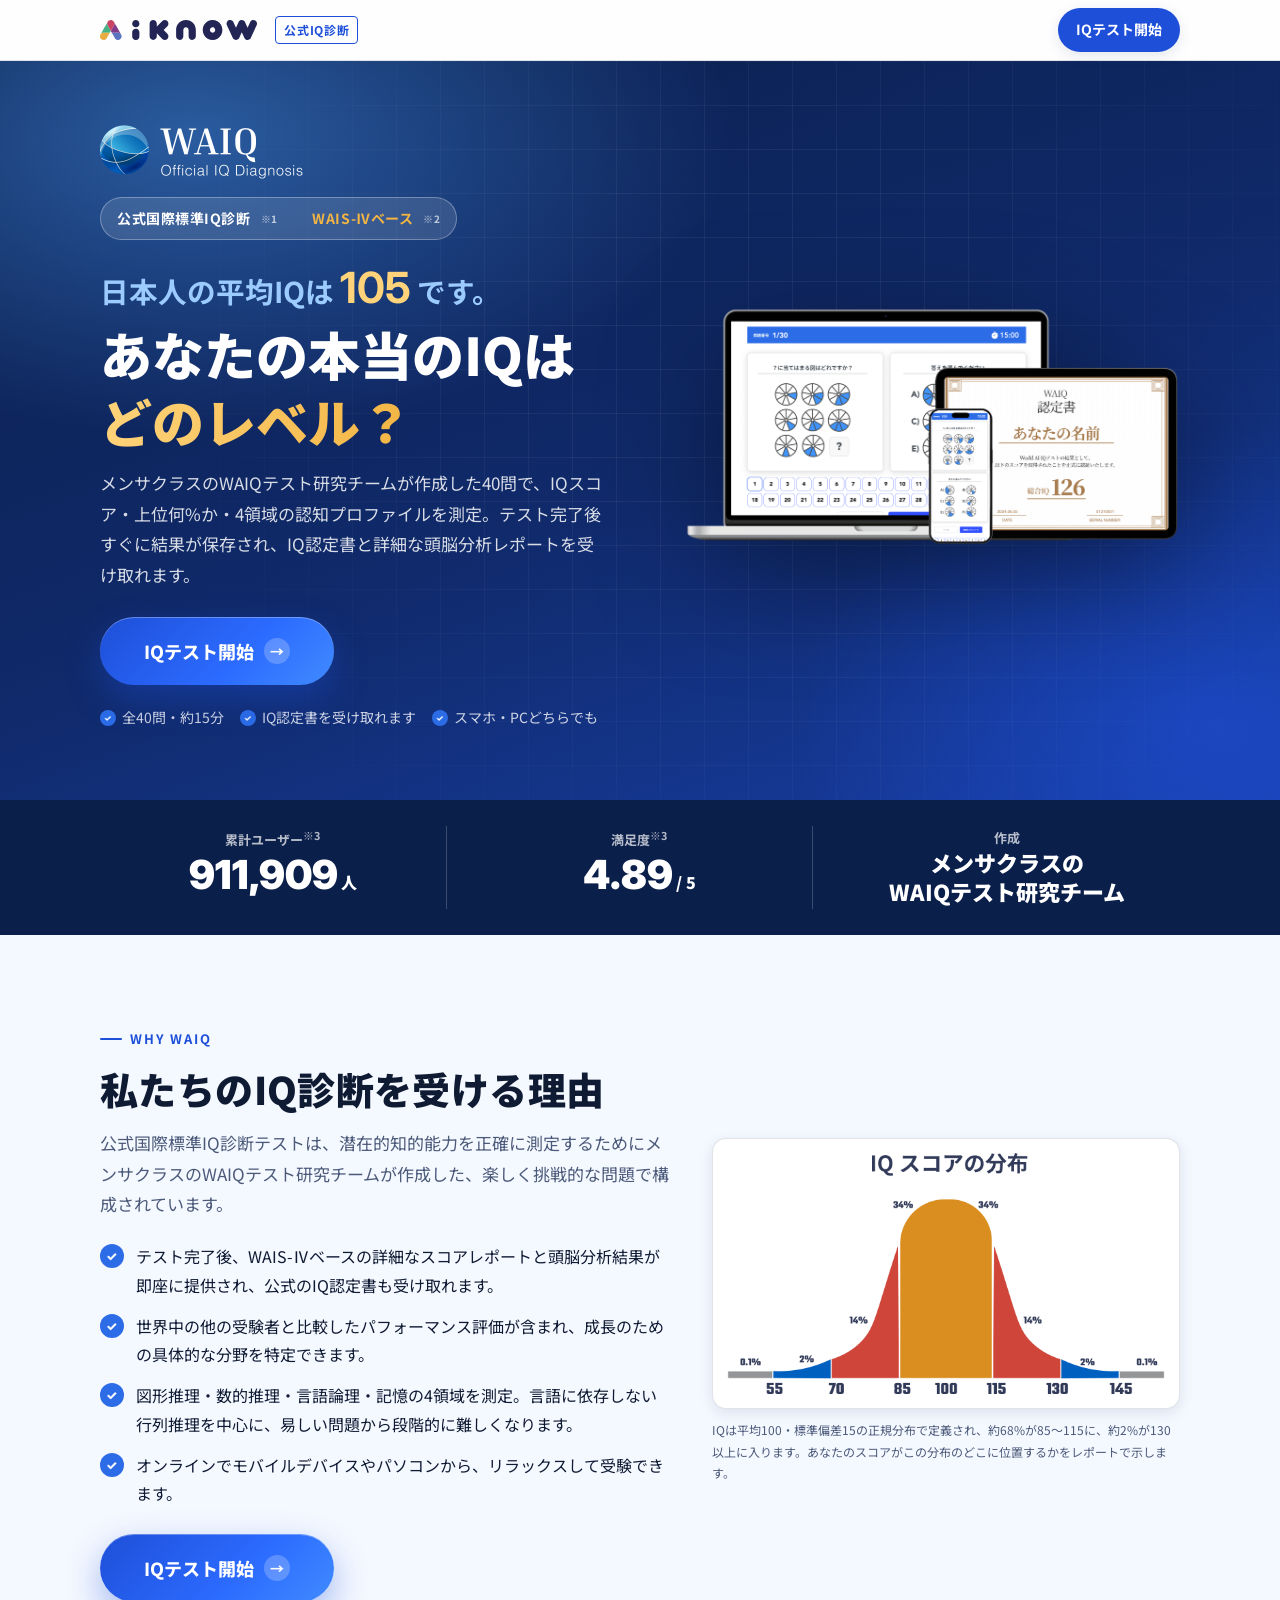
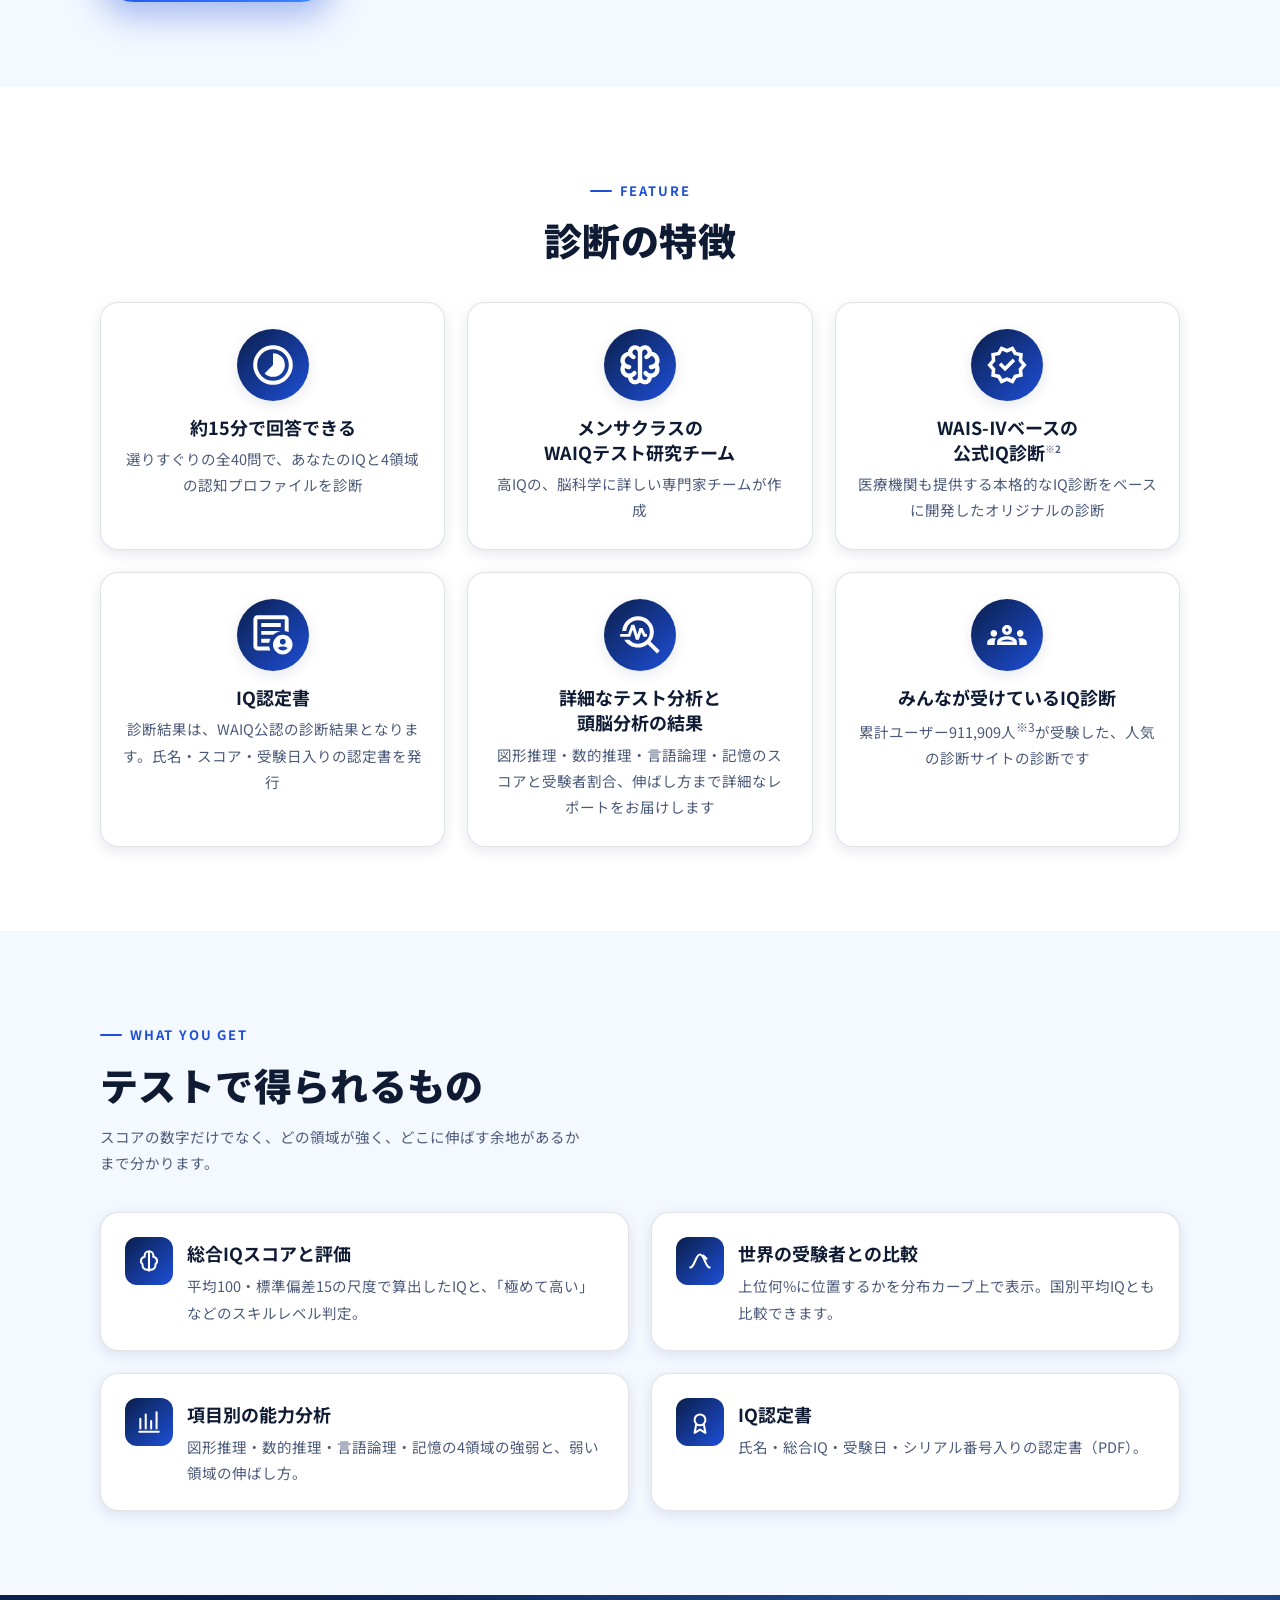
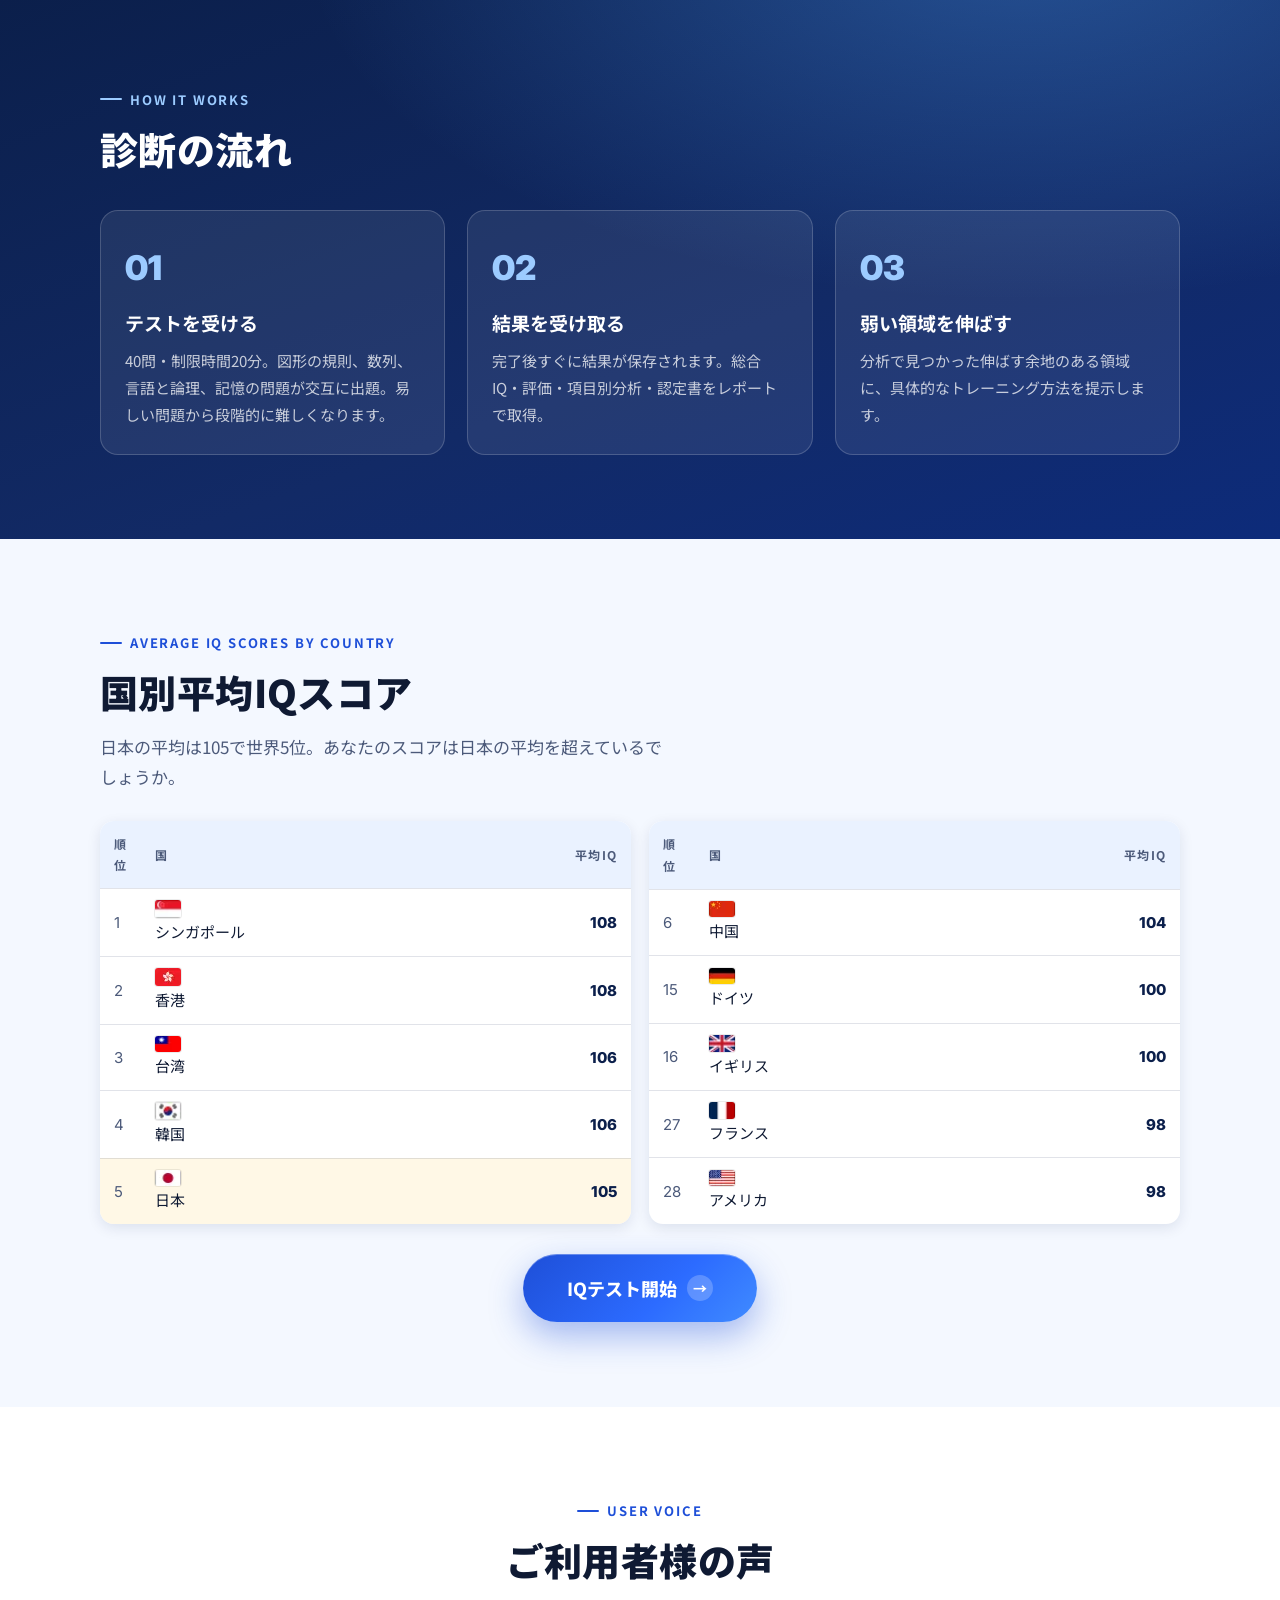
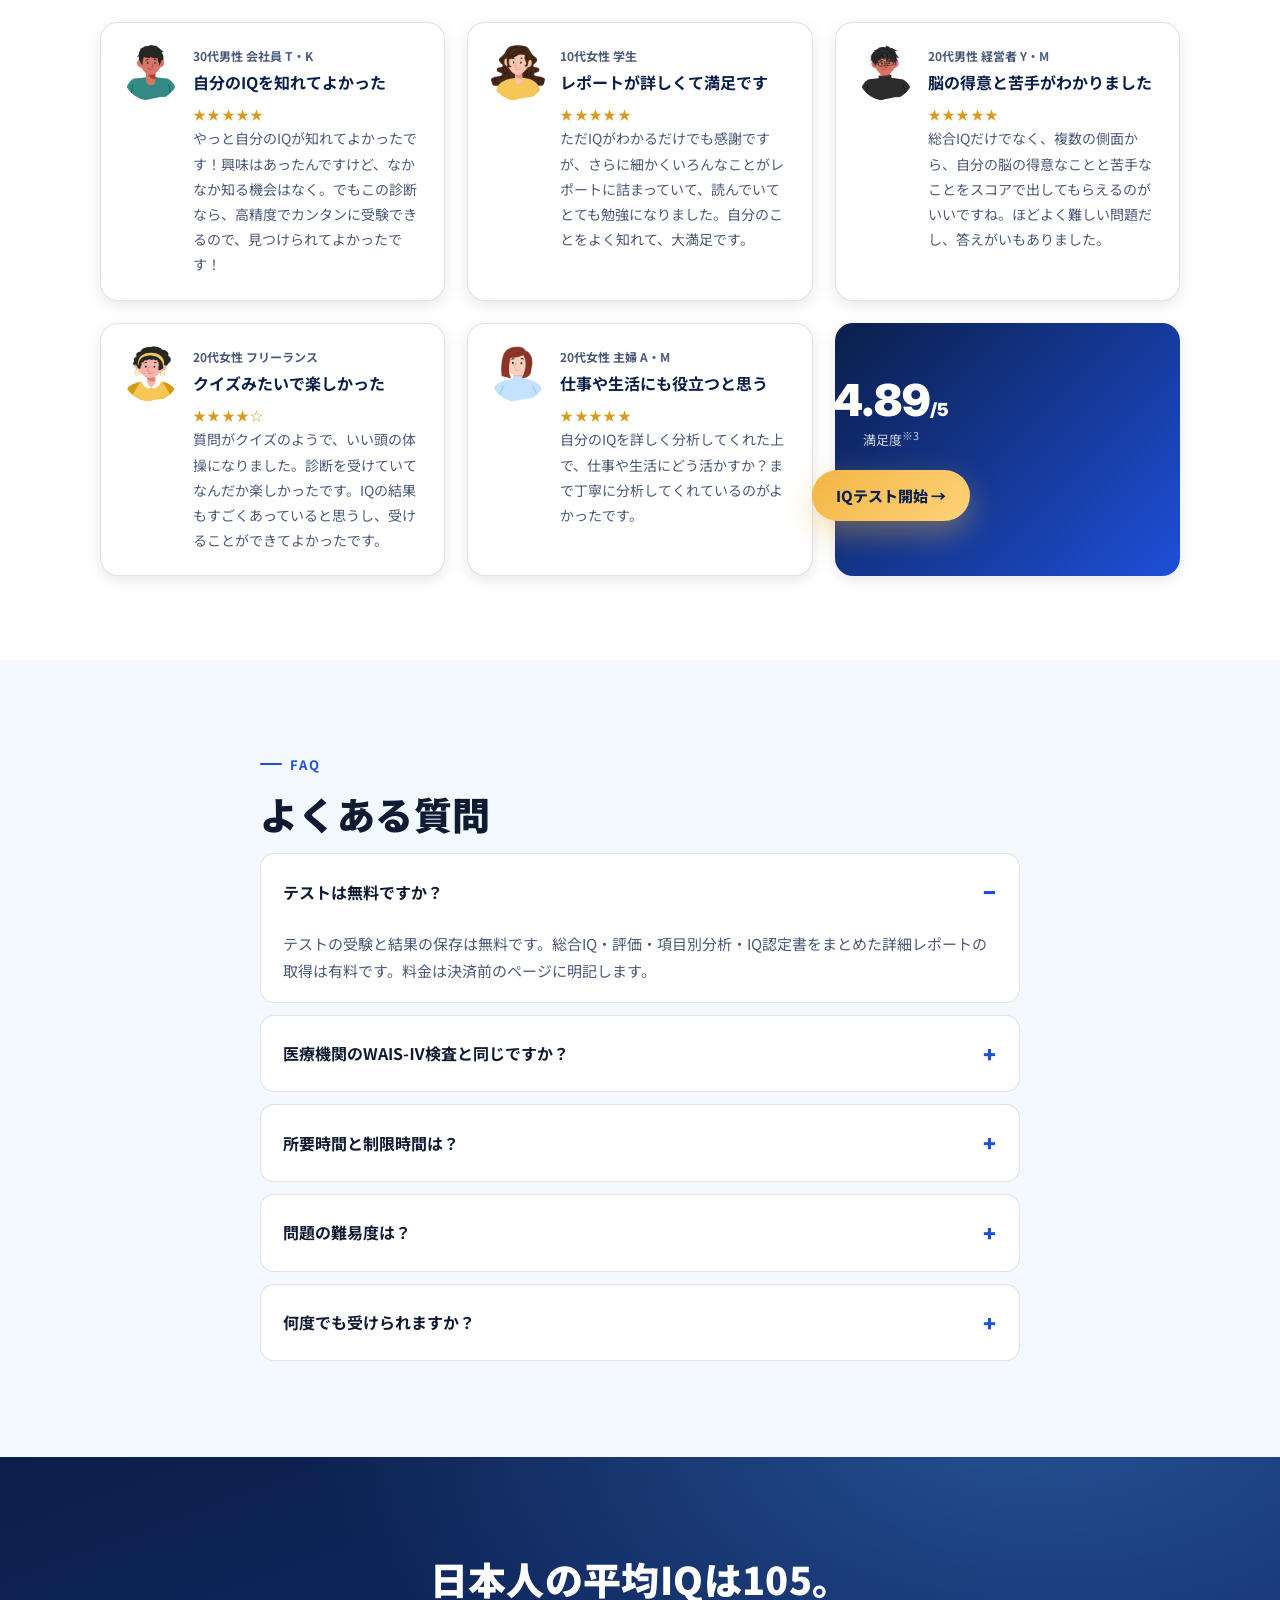
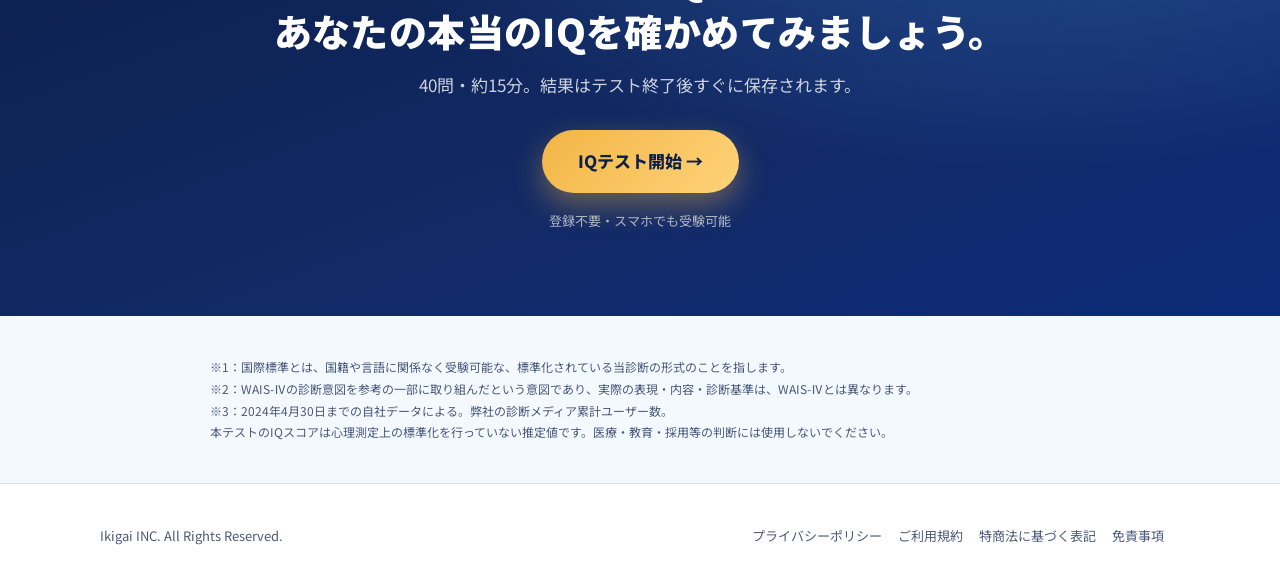
<file: index.html>
<!DOCTYPE html>
<html lang="ja">
<head>
<meta charset="UTF-8">
<meta name="viewport" content="width=device-width, initial-scale=1">
<title>公式IQテスト（WAIS-IVベース）｜認定書付き・IQスコアと認知プロファイルを測定 | AI-KNOW</title>
<meta name="description" content="メンサクラスのWAIQテスト研究チームが作成した公式国際標準IQ診断。図形推理・数的推理・言語論理・記憶の40問であなたのIQを測定し、IQ認定書と詳細な頭脳分析レポートを取得できます。">
<link rel="preconnect" href="https://fonts.googleapis.com"><link rel="preconnect" href="https://fonts.gstatic.com" crossorigin>
<link href="https://fonts.googleapis.com/css2?family=Inter:wght@500;700;800;900&family=Noto+Sans+JP:wght@400;500;700;900&display=swap" rel="stylesheet">
<link rel="stylesheet" href="style.css">
<style>
.hd .brand img{height:20px}
.hd .brand .off{font-size:12px;font-weight:700;color:var(--blue);border:1px solid var(--blue);padding:2px 8px;border-radius:4px;margin-left:8px}

/* hero */
.hero{position:relative;overflow:hidden;color:#fff;background:radial-gradient(900px 500px at 15% 10%,rgba(79,163,255,.45),transparent 60%),radial-gradient(700px 500px at 95% 90%,rgba(30,79,216,.6),transparent 60%),linear-gradient(160deg,#0B1F4B 0%,#102A6B 55%,#1E4FD8 140%)}
.hero::before{content:"";position:absolute;inset:0;background-image:linear-gradient(rgba(255,255,255,.06) 1px,transparent 1px),linear-gradient(90deg,rgba(255,255,255,.06) 1px,transparent 1px);background-size:44px 44px;mask-image:radial-gradient(circle at 60% 40%,#000 20%,transparent 75%)}
.hero .wrap{position:relative;display:grid;grid-template-columns:1.05fr .95fr;gap:36px;align-items:center;padding:56px 0 70px}
.hero .wrap>*{min-width:0}
.hero .waiq{height:62px;width:auto;margin-bottom:18px}
.hero .official{display:inline-flex;align-items:center;gap:10px;background:rgba(255,255,255,.12);border:1px solid rgba(255,255,255,.3);padding:8px 16px;border-radius:999px;font-size:14px;font-weight:700;letter-spacing:.04em}
.hero .official b{color:var(--gold)}
.hero .official sup{font-size:10px;color:rgba(255,255,255,.7)}
.hero h1{font-size:clamp(30px,4.6vw,52px);line-height:1.28;font-weight:900;margin:20px 0 14px}
.hero h1 .avg{display:block;font-size:.55em;font-weight:700;color:var(--sky-l);margin-bottom:6px}
.hero h1 .avg b{font-family:var(--num);font-size:1.5em;color:#FFD37A}
.hero h1 .hi{background:linear-gradient(90deg,#FFD37A,#F2B544);-webkit-background-clip:text;background-clip:text;color:transparent}
.hero p.sub{font-size:17px;color:rgba(255,255,255,.84);max-width:30em;margin-bottom:26px}
.hero .meta{display:flex;flex-wrap:wrap;gap:16px;margin-top:20px;font-size:14px;color:rgba(255,255,255,.8)}
.hero .meta span{display:flex;align-items:center;gap:6px}
.hero .meta img{width:16px;height:16px}
.hero .mock{width:100%;max-width:560px;margin-left:auto;filter:drop-shadow(0 30px 60px rgba(0,0,0,.45))}
@media(max-width:900px){.hero .wrap{grid-template-columns:1fr;padding:44px 0 56px}.hero .mock{margin:0 auto}}

/* proof bar */
.proof{background:var(--navy);color:#fff}
.proof .wrap{display:grid;grid-template-columns:1fr 1fr 1fr;gap:20px;padding:26px 0;text-align:center}
.proof div{border-right:1px solid rgba(255,255,255,.2)}
.proof div:last-child{border:0}
.proof small{display:block;font-size:13px;color:rgba(255,255,255,.7);font-weight:700}
.proof b{font-family:var(--num);font-size:40px;font-weight:900;line-height:1.15}
.proof b i{font-style:normal;font-size:16px;margin-left:3px;font-family:var(--font)}
@media(max-width:700px){.proof .wrap{grid-template-columns:1fr}.proof div{border:0;border-bottom:1px solid rgba(255,255,255,.2);padding-bottom:12px}}

/* why */
.why{display:grid;grid-template-columns:1.1fr .9fr;gap:40px;align-items:center}
.why .pts{display:grid;gap:12px;margin-top:22px}
.why .pts div{display:flex;gap:12px;align-items:flex-start;font-size:16px}
.why .pts img{width:24px;height:24px;flex:0 0 24px;margin-top:2px}
.why .dist img{width:100%;height:auto;border-radius:14px;background:#fff;padding:14px;border:1px solid var(--line);box-shadow:var(--shadow-s)}
@media(max-width:860px){.why{grid-template-columns:1fr}}

/* features */
.feat .card{padding:26px 22px;text-align:center}
.feat .card img{width:40px;height:40px;margin:0 auto}
.feat .card .ic{width:72px;height:72px;border-radius:50%;background:linear-gradient(135deg,var(--navy),var(--blue));display:grid;place-items:center;margin:0 auto 14px;box-shadow:var(--shadow-s)}
.feat h3{font-size:18px;margin-bottom:6px;line-height:1.4}
.feat h3 sup{font-size:10px;color:var(--sub)}
.feat p{color:var(--sub);font-size:14.5px}

/* what you get (myiq) */
.get .card{padding:24px;display:grid;grid-template-columns:48px 1fr;gap:14px;align-items:start}
.get .ic{width:48px;height:48px;border-radius:12px;background:linear-gradient(135deg,var(--navy),var(--blue));display:grid;place-items:center}
.get .ic svg{width:26px;height:26px}
.get h3{font-size:18px;margin-bottom:4px}
.get p{color:var(--sub);font-size:14.5px}

/* steps */
.steps{display:grid;grid-template-columns:repeat(3,1fr);gap:22px;margin-top:36px;counter-reset:s}
.steps div{background:rgba(255,255,255,.08);border:1px solid rgba(255,255,255,.18);border-radius:18px;padding:26px 24px}
.steps div::before{counter-increment:s;content:counter(s,decimal-leading-zero);font-family:var(--num);font-size:34px;font-weight:900;color:var(--sky-l);display:block;margin-bottom:8px}
.steps h3{font-size:19px;margin-bottom:6px}.steps p{color:rgba(255,255,255,.75);font-size:15px}
@media(max-width:800px){.steps{grid-template-columns:1fr}}

/* countries */
.ctry table{width:100%;border-collapse:collapse;font-size:15px;background:#fff;border-radius:14px;overflow:hidden;box-shadow:var(--shadow-s)}
.ctry th{font-size:12px;letter-spacing:.1em;color:var(--sub);text-align:left;padding:12px 14px;background:var(--ice);font-weight:700}
.ctry td{padding:11px 14px;border-top:1px solid var(--line)}
.ctry td.r{font-family:var(--num);color:var(--sub);width:40px}
.ctry td img{width:26px;height:auto;vertical-align:middle;margin-right:10px;border-radius:3px;box-shadow:0 0 0 1px rgba(0,0,0,.08)}
.ctry td.n{font-family:var(--num);font-weight:800;color:var(--navy);text-align:right}
.ctry tr.jp td{background:#FFF8E6}
.ctry .two{display:grid;grid-template-columns:1fr 1fr;gap:18px;margin-top:28px}
@media(max-width:700px){.ctry .two{grid-template-columns:1fr}}

/* voices */
.voice .card{padding:22px;display:grid;grid-template-columns:56px 1fr;gap:14px}
.voice img{width:56px;height:56px;border-radius:50%}
.voice .who{font-size:12px;color:var(--sub);font-weight:700}
.voice h3{font-size:16px;margin:2px 0 6px;color:var(--navy)}
.voice p{font-size:14px;color:var(--sub)}
.voice .stars{color:var(--gold-d);font-size:13px;letter-spacing:.1em}

/* faq */
.faq details{background:#fff;border:1px solid var(--line);border-radius:14px;padding:0 22px;margin-bottom:12px}
.faq summary{list-style:none;cursor:pointer;padding:18px 0;font-weight:700;display:flex;justify-content:space-between;align-items:center;gap:12px}
.faq summary::after{content:"+";font-family:var(--num);font-size:22px;color:var(--blue);font-weight:800}
.faq details[open] summary::after{content:"−"}
.faq details p{padding:0 0 18px;color:var(--sub);font-size:15px}

.notes{font-size:12px;color:var(--sub);line-height:1.8;max-width:860px}
.final{text-align:center}
.final h2{color:#fff}
.final .note{margin-top:16px;font-size:13px;color:rgba(255,255,255,.65)}
.mcta{display:none;position:fixed;left:0;right:0;bottom:0;padding:12px 16px;background:rgba(255,255,255,.92);backdrop-filter:blur(10px);border-top:1px solid var(--line);z-index:60}
.mcta .btn{width:100%;padding:16px;font-size:17px}
@media(max-width:700px){.mcta{display:block}body{padding-bottom:84px}}
</style>
</head>
<body>

<header class="hd">
  <div class="wrap">
    <a class="brand" href="index.html"><img src="assets/ai-know-logo.svg" alt="AI-KNOW"><span class="off">公式IQ診断</span></a>
    <a class="cta-s" href="quiz.html">IQテスト開始</a>
  </div>
</header>

<section class="hero">
  <div class="wrap">
    <div>
      <img class="waiq" src="assets/logo_iqtest.png" alt="WAIQ Official IQ Diagnosis">
      <span class="official">公式国際標準IQ診断<sup>※1</sup>　<b>WAIS-Ⅳベース</b><sup>※2</sup></span>
      <h1><span class="avg">日本人の平均IQは <b>105</b> です。</span>あなたの本当のIQは<br><span class="hi">どのレベル？</span></h1>
      <p class="sub">メンサクラスのWAIQテスト研究チームが作成した40問で、IQスコア・上位何%か・4領域の認知プロファイルを測定。テスト完了後すぐに結果が保存され、IQ認定書と詳細な頭脳分析レポートを受け取れます。</p>
      <a class="btn btn-primary" href="quiz.html">IQテスト開始 <span class="arr">→</span></a>
      <div class="meta"><span><img src="assets/check.svg" alt="">全40問・約15分</span><span><img src="assets/check.svg" alt="">IQ認定書を受け取れます</span><span><img src="assets/check.svg" alt="">スマホ・PCどちらでも</span></div>
    </div>
    <img class="mock" src="assets/image.png" alt="テスト画面と認定書のイメージ">
  </div>
</section>

<div class="proof"><div class="wrap">
  <div><small>累計ユーザー<sup>※3</sup></small><b>911,909<i>人</i></b></div>
  <div><small>満足度<sup>※3</sup></small><b>4.89<i>/ 5</i></b></div>
  <div><small>作成</small><b style="font-size:22px;font-family:var(--font)">メンサクラスの<br>WAIQテスト研究チーム</b></div>
</div></div>

<section class="sec">
  <div class="wrap why">
    <div>
      <span class="eyebrow">Why WAIQ</span>
      <h2 class="t">私たちのIQ診断を受ける理由</h2>
      <p class="lead">公式国際標準IQ診断テストは、潜在的知的能力を正確に測定するためにメンサクラスのWAIQテスト研究チームが作成した、楽しく挑戦的な問題で構成されています。</p>
      <div class="pts">
        <div><img src="assets/check.svg" alt=""><span>テスト完了後、WAIS-Ⅳベースの詳細なスコアレポートと頭脳分析結果が即座に提供され、公式のIQ認定書も受け取れます。</span></div>
        <div><img src="assets/check.svg" alt=""><span>世界中の他の受験者と比較したパフォーマンス評価が含まれ、成長のための具体的な分野を特定できます。</span></div>
        <div><img src="assets/check.svg" alt=""><span>図形推理・数的推理・言語論理・記憶の4領域を測定。言語に依存しない行列推理を中心に、易しい問題から段階的に難しくなります。</span></div>
        <div><img src="assets/check.svg" alt=""><span>オンラインでモバイルデバイスやパソコンから、リラックスして受験できます。</span></div>
      </div>
      <div style="margin-top:26px"><a class="btn btn-primary" href="quiz.html">IQテスト開始 <span class="arr">→</span></a></div>
    </div>
    <div class="dist"><img src="assets/graph.png" alt="IQスコアの分布"><p class="notes" style="margin-top:10px">IQは平均100・標準偏差15の正規分布で定義され、約68%が85〜115に、約2%が130以上に入ります。あなたのスコアがこの分布のどこに位置するかをレポートで示します。</p></div>
  </div>
</section>

<section class="sec sec-alt feat">
  <div class="wrap">
    <div style="text-align:center"><span class="eyebrow">Feature</span><h2 class="t">診断の特徴</h2></div>
    <div class="grid g3" style="margin-top:36px">
      <div class="card"><div class="ic"><img src="assets/feature1.svg" alt=""></div><h3>約15分で回答できる</h3><p>選りすぐりの全40問で、あなたのIQと4領域の認知プロファイルを診断</p></div>
      <div class="card"><div class="ic"><img src="assets/feature2.svg" alt=""></div><h3>メンサクラスの<br>WAIQテスト研究チーム</h3><p>高IQの、脳科学に詳しい専門家チームが作成</p></div>
      <div class="card"><div class="ic"><img src="assets/feature3.svg" alt=""></div><h3>WAIS-Ⅳベースの<br>公式IQ診断<sup>※2</sup></h3><p>医療機関も提供する本格的なIQ診断をベースに開発したオリジナルの診断</p></div>
      <div class="card"><div class="ic"><img src="assets/feature4.svg" alt=""></div><h3>IQ認定書</h3><p>診断結果は、WAIQ公認の診断結果となります。氏名・スコア・受験日入りの認定書を発行</p></div>
      <div class="card"><div class="ic"><img src="assets/feature5.svg" alt=""></div><h3>詳細なテスト分析と<br>頭脳分析の結果</h3><p>図形推理・数的推理・言語論理・記憶のスコアと受験者割合、伸ばし方まで詳細なレポートをお届けします</p></div>
      <div class="card"><div class="ic"><img src="assets/feature6.svg" alt=""></div><h3>みんなが受けているIQ診断</h3><p>累計ユーザー911,909人<sup>※3</sup>が受験した、人気の診断サイトの診断です</p></div>
    </div>
  </div>
</section>

<section class="sec get">
  <div class="wrap">
    <span class="eyebrow">What you get</span>
    <h2 class="t">テストで得られるもの</h2>
    <p class="lead">スコアの数字だけでなく、どの領域が強く、どこに伸ばす余地があるかまで分かります。</p>
    <div class="grid g2" style="margin-top:36px">
      <div class="card"><div class="ic"><svg viewBox="0 0 24 24" fill="none" stroke="#fff" stroke-width="1.9" stroke-linecap="round"><path d="M12 3a4 4 0 0 1 4 4v1a4 4 0 0 1 2 7v1a4 4 0 0 1-6 3.5A4 4 0 0 1 6 16v-1a4 4 0 0 1 2-7V7a4 4 0 0 1 4-4zM12 3v18"/></svg></div><div><h3>総合IQスコアと評価</h3><p>平均100・標準偏差15の尺度で算出したIQと、「極めて高い」などのスキルレベル判定。</p></div></div>
      <div class="card"><div class="ic"><svg viewBox="0 0 24 24" fill="none" stroke="#fff" stroke-width="1.9" stroke-linecap="round"><path d="M3 18c4 0 5-12 9-12s5 12 9 12M15 7l3 3"/></svg></div><div><h3>世界の受験者との比較</h3><p>上位何%に位置するかを分布カーブ上で表示。国別平均IQとも比較できます。</p></div></div>
      <div class="card"><div class="ic"><svg viewBox="0 0 24 24" fill="none" stroke="#fff" stroke-width="1.9" stroke-linecap="round"><path d="M4 18V9M9 18V5M14 18v-7M19 18V3M3 21h18"/></svg></div><div><h3>項目別の能力分析</h3><p>図形推理・数的推理・言語論理・記憶の4領域の強弱と、弱い領域の伸ばし方。</p></div></div>
      <div class="card"><div class="ic"><svg viewBox="0 0 24 24" fill="none" stroke="#fff" stroke-width="1.9" stroke-linecap="round" stroke-linejoin="round"><path d="M12 15a5 5 0 1 0 0-10 5 5 0 0 0 0 10zM8.5 14L7 22l5-3 5 3-1.5-8"/></svg></div><div><h3>IQ認定書</h3><p>氏名・総合IQ・受験日・シリアル番号入りの認定書（PDF）。</p></div></div>
    </div>
  </div>
</section>

<section class="sec sec-navy">
  <div class="wrap">
    <span class="eyebrow">How it works</span>
    <h2 class="t">診断の流れ</h2>
    <div class="steps">
      <div><h3>テストを受ける</h3><p>40問・制限時間20分。図形の規則、数列、言語と論理、記憶の問題が交互に出題。易しい問題から段階的に難しくなります。</p></div>
      <div><h3>結果を受け取る</h3><p>完了後すぐに結果が保存されます。総合IQ・評価・項目別分析・認定書をレポートで取得。</p></div>
      <div><h3>弱い領域を伸ばす</h3><p>分析で見つかった伸ばす余地のある領域に、具体的なトレーニング方法を提示します。</p></div>
    </div>
  </div>
</section>

<section class="sec ctry">
  <div class="wrap">
    <span class="eyebrow">Average IQ scores by country</span>
    <h2 class="t">国別平均IQスコア</h2>
    <p class="lead">日本の平均は105で世界5位。あなたのスコアは日本の平均を超えているでしょうか。</p>
    <div class="two">
      <table><tr><th>順位</th><th>国</th><th style="text-align:right">平均IQ</th></tr>
        <tr><td class="r">1</td><td><img src="assets/SG.webp" alt="">シンガポール</td><td class="n">108</td></tr>
        <tr><td class="r">2</td><td><img src="assets/HK.webp" alt="">香港</td><td class="n">108</td></tr>
        <tr><td class="r">3</td><td><img src="assets/TW.webp" alt="">台湾</td><td class="n">106</td></tr>
        <tr><td class="r">4</td><td><img src="assets/KR.webp" alt="">韓国</td><td class="n">106</td></tr>
        <tr class="jp"><td class="r">5</td><td><img src="assets/JP.webp" alt="">日本</td><td class="n">105</td></tr>
      </table>
      <table><tr><th>順位</th><th>国</th><th style="text-align:right">平均IQ</th></tr>
        <tr><td class="r">6</td><td><img src="assets/CN.webp" alt="">中国</td><td class="n">104</td></tr>
        <tr><td class="r">15</td><td><img src="assets/DE.webp" alt="">ドイツ</td><td class="n">100</td></tr>
        <tr><td class="r">16</td><td><img src="assets/GB.webp" alt="">イギリス</td><td class="n">100</td></tr>
        <tr><td class="r">27</td><td><img src="assets/FR.webp" alt="">フランス</td><td class="n">98</td></tr>
        <tr><td class="r">28</td><td><img src="assets/US.webp" alt="">アメリカ</td><td class="n">98</td></tr>
      </table>
    </div>
    <div style="text-align:center;margin-top:30px"><a class="btn btn-primary" href="quiz.html">IQテスト開始 <span class="arr">→</span></a></div>
  </div>
</section>

<section class="sec sec-alt voice">
  <div class="wrap">
    <div style="text-align:center"><span class="eyebrow">User voice</span><h2 class="t">ご利用者様の声</h2></div>
    <div class="grid g3" style="margin-top:36px">
      <div class="card"><img src="assets/user1.png" alt=""><div><div class="who">30代男性 会社員 T・K</div><h3>自分のIQを知れてよかった</h3><div class="stars">★★★★★</div><p>やっと自分のIQが知れてよかったです！興味はあったんですけど、なかなか知る機会はなく。でもこの診断なら、高精度でカンタンに受験できるので、見つけられてよかったです！</p></div></div>
      <div class="card"><img src="assets/user2.png" alt=""><div><div class="who">10代女性 学生</div><h3>レポートが詳しくて満足です</h3><div class="stars">★★★★★</div><p>ただIQがわかるだけでも感謝ですが、さらに細かくいろんなことがレポートに詰まっていて、読んでいてとても勉強になりました。自分のことをよく知れて、大満足です。</p></div></div>
      <div class="card"><img src="assets/user3.png" alt=""><div><div class="who">20代男性 経営者 Y・M</div><h3>脳の得意と苦手がわかりました</h3><div class="stars">★★★★★</div><p>総合IQだけでなく、複数の側面から、自分の脳の得意なことと苦手なことをスコアで出してもらえるのがいいですね。ほどよく難しい問題だし、答えがいもありました。</p></div></div>
      <div class="card"><img src="assets/user4.png" alt=""><div><div class="who">20代女性 フリーランス</div><h3>クイズみたいで楽しかった</h3><div class="stars">★★★★☆</div><p>質問がクイズのようで、いい頭の体操になりました。診断を受けていてなんだか楽しかったです。IQの結果もすごくあっていると思うし、受けることができてよかったです。</p></div></div>
      <div class="card"><img src="assets/user5.png" alt=""><div><div class="who">20代女性 主婦 A・M</div><h3>仕事や生活にも役立つと思う</h3><div class="stars">★★★★★</div><p>自分のIQを詳しく分析してくれた上で、仕事や生活にどう活かすか？まで丁寧に分析してくれているのがよかったです。</p></div></div>
      <div class="card" style="background:linear-gradient(135deg,var(--navy),var(--blue));color:#fff;border:0;display:grid;place-items:center;text-align:center;padding:28px"><div><div style="font-family:var(--num);font-size:44px;font-weight:900;line-height:1">4.89<span style="font-size:18px">/5</span></div><div style="font-size:13px;color:rgba(255,255,255,.8);margin-top:4px">満足度<sup>※3</sup></div><a class="btn btn-gold" href="quiz.html" style="margin-top:18px;padding:12px 24px;font-size:15px;white-space:nowrap">IQテスト開始 →</a></div></div>
    </div>
  </div>
</section>

<section class="sec faq">
  <div class="wrap" style="max-width:760px">
    <span class="eyebrow">FAQ</span>
    <h2 class="t">よくある質問</h2>
    <details open><summary>テストは無料ですか？</summary><p>テストの受験と結果の保存は無料です。総合IQ・評価・項目別分析・IQ認定書をまとめた詳細レポートの取得は有料です。料金は決済前のページに明記します。</p></details>
    <details><summary>医療機関のWAIS-Ⅳ検査と同じですか？</summary><p>違います。WAIS-Ⅳの診断意図を参考の一部に取り組んだオリジナルの診断で、実際の表現・内容・診断基準はWAIS-Ⅳとは異なります。医療・教育・採用上の判断には使用できません。</p></details>
    <details><summary>所要時間と制限時間は？</summary><p>平均15分前後です。制限時間は全体で20分。残り時間は画面上部に表示されます。1問ごとの制限はありません。</p></details>
    <details><summary>問題の難易度は？</summary><p>易しい問題から始まり、後半は2〜3の規則が同時に成り立つ問題になります。全問正解を前提にしていないので、わからない問題は飛ばして構いません。</p></details>
    <details><summary>何度でも受けられますか？</summary><p>受けられますが、同じ問題なので2回目以降は数値が高く出ます。初回の結果を参考にしてください。</p></details>
  </div>
</section>

<section class="sec sec-navy final">
  <div class="wrap">
    <h2 class="t">日本人の平均IQは105。<br>あなたの本当のIQを確かめてみましょう。</h2>
    <p class="lead" style="margin:0 auto 30px">40問・約15分。結果はテスト終了後すぐに保存されます。</p>
    <a class="btn btn-gold" href="quiz.html">IQテスト開始 →</a>
    <p class="note">登録不要・スマホでも受験可能</p>
  </div>
</section>

<section class="sec" style="padding:40px 0">
  <div class="wrap notes">
    ※1：国際標準とは、国籍や言語に関係なく受験可能な、標準化されている当診断の形式のことを指します。<br>
    ※2：WAIS-Ⅳの診断意図を参考の一部に取り組んだという意図であり、実際の表現・内容・診断基準は、WAIS-Ⅳとは異なります。<br>
    ※3：2024年4月30日までの自社データによる。弊社の診断メディア累計ユーザー数。<br>
    本テストのIQスコアは心理測定上の標準化を行っていない推定値です。医療・教育・採用等の判断には使用しないでください。
  </div>
</section>

<footer class="ft">
  <div class="wrap">
    <div>Ikigai INC. All Rights Reserved.</div>
    <nav><a href="#">プライバシーポリシー</a><a href="#">ご利用規約</a><a href="#">特商法に基づく表記</a><a href="#">免責事項</a></nav>
  </div>
</footer>
<div class="mcta"><a class="btn btn-primary" href="quiz.html">IQテスト開始 →</a></div>
</body>
</html>
</file>
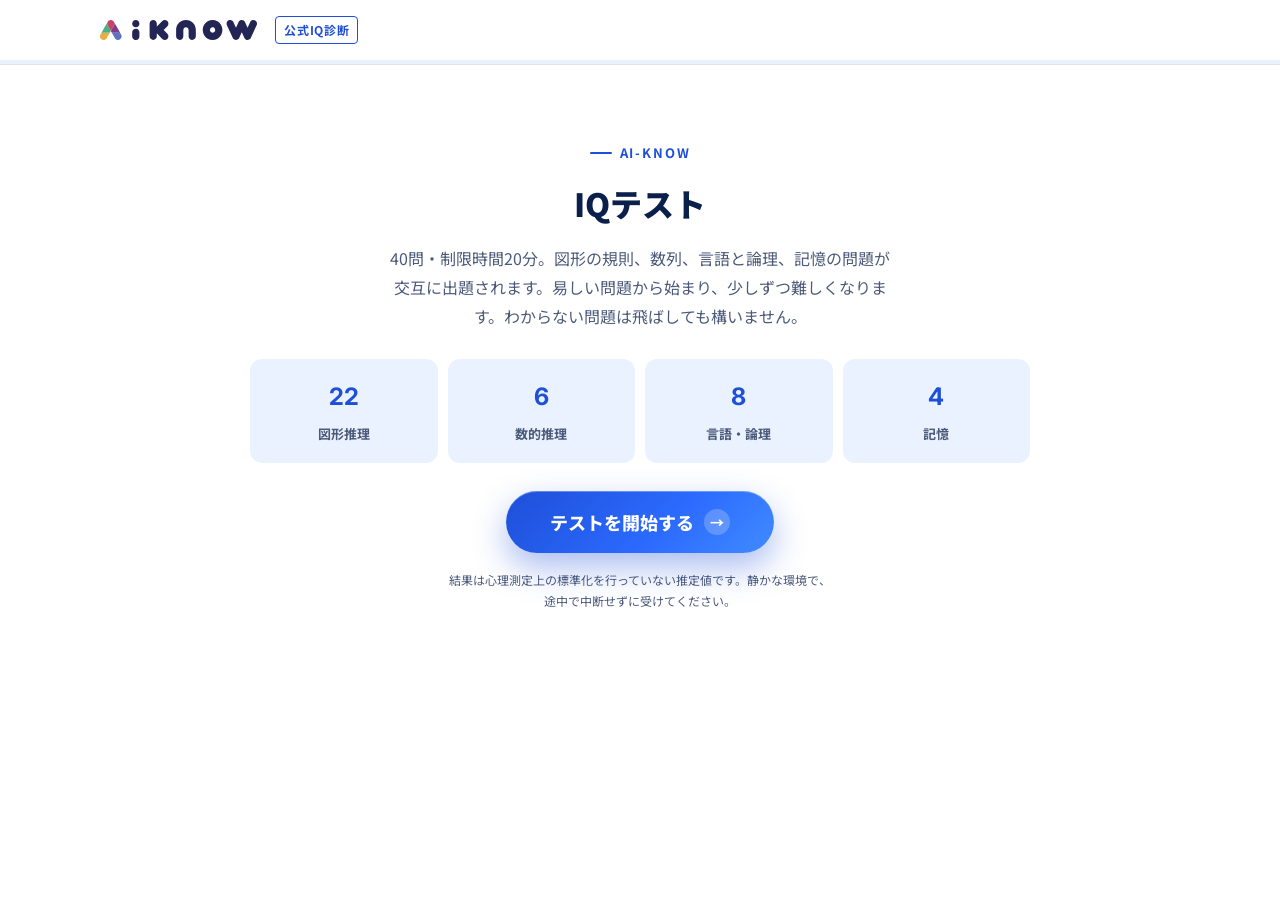
<file: quiz.html>
<!DOCTYPE html>
<html lang="ja">
<head>
<meta charset="UTF-8">
<meta name="viewport" content="width=device-width, initial-scale=1">
<title>IQテスト（40問）| AI-KNOW</title>
<meta name="robots" content="noindex">
<link rel="preconnect" href="https://fonts.googleapis.com"><link rel="preconnect" href="https://fonts.gstatic.com" crossorigin>
<link href="https://fonts.googleapis.com/css2?family=Inter:wght@500;700;800;900&family=Noto+Sans+JP:wght@400;500;700;900&display=swap" rel="stylesheet">
<link rel="stylesheet" href="style.css">
<style>
body{background:#fff;min-height:100vh}
.qhd{position:sticky;top:0;z-index:50;background:rgba(255,255,255,.94);backdrop-filter:blur(12px);border-bottom:1px solid var(--line)}
.qhd .wrap{display:flex;align-items:center;justify-content:space-between;height:60px;gap:16px}
.timer{display:flex;align-items:center;gap:8px;font-family:var(--num);font-weight:800;font-size:18px;color:var(--navy);background:var(--ice);padding:6px 14px;border-radius:999px}
.timer.warn{color:#fff;background:var(--red)}
.timer svg{width:18px;height:18px}
.prog{height:4px;background:var(--ice)}
.prog i{display:block;height:100%;background:linear-gradient(90deg,var(--blue),var(--sky));transition:width .4s}

.stage{width:min(820px,100% - 32px);margin:28px auto 70px}
.part{display:flex;justify-content:center;gap:10px;align-items:center;margin-bottom:14px;font-size:13px;color:var(--sub)}
.part .chip{background:var(--ice);color:var(--blue);font-weight:700;padding:3px 12px;border-radius:999px;font-size:12px}
.part .lv{display:inline-flex;gap:3px}
.part .lv i{width:7px;height:7px;border-radius:50%;background:#d7deee}
.part .lv i.on{background:var(--blue)}
.prompt{font-size:21px;font-weight:700;color:var(--ink);line-height:1.6;margin-bottom:22px;text-align:center}
.prompt.left{text-align:left}
.prompt em{font-style:italic}

.mat{display:grid;grid-template-columns:repeat(3,1fr);width:min(380px,100%);margin:0 auto 10px;border:4px solid #111;background:#111;gap:3px}
.mat div{background:#fff;aspect-ratio:1;padding:6%}
.mat svg{width:100%;height:100%}
.sel-lbl{text-align:center;font-size:20px;color:var(--ink);margin:14px 0 12px}
.fopts{display:grid;grid-template-columns:repeat(3,1fr);gap:12px}
.fopts button{border:2px solid #dfe6f3;border-radius:10px;background:#fff;padding:10px 8px 6px;transition:.15s;position:relative}
.fopts button:hover{border-color:var(--sky);transform:translateY(-2px)}
.fopts button.sel{border-color:var(--blue);box-shadow:0 0 0 4px rgba(30,79,216,.16)}
.fopts button b{display:block;font-family:var(--num);font-size:20px;font-weight:800;color:#111;margin-bottom:2px}
.fopts button svg{width:62%;height:auto;margin:0 auto;display:block}
@media(max-width:560px){.fopts{gap:8px}.fopts button svg{width:80%}}

.topts{display:grid;gap:10px;max-width:720px;margin:0 auto}
.topts button{text-align:left;border:1px solid #c9d3e6;border-radius:8px;background:#fff;padding:16px 18px;font-size:17px;line-height:1.6;color:var(--ink);transition:.12s;display:flex;gap:12px;align-items:flex-start}
.topts button b{font-family:var(--num);color:var(--blue);font-weight:800;flex:0 0 18px}
.topts button:hover{border-color:var(--sky);background:var(--ice-2)}
.topts button.sel{border-color:var(--blue);background:#E6F4EA}
.fopts.lock button,.topts.lock button{pointer-events:none;opacity:.35}

.stim{text-align:center;margin:0 auto 20px}
.stim .digits{font-family:var(--num);font-size:46px;font-weight:800;letter-spacing:.3em;color:var(--ink)}
.stim .words{font-size:30px;font-weight:700;letter-spacing:.15em;color:var(--ink)}
.stim .grid{display:grid;grid-template-columns:repeat(3,1fr);width:min(300px,100%);margin:0 auto;border:3px solid #111;background:#111;gap:3px}
.stim .grid div{background:#fff;aspect-ratio:1;padding:10%}
.cover{display:grid;place-items:center;height:120px;background:var(--ice);border-radius:12px;color:var(--navy);font-weight:700;margin-bottom:22px}
.cover .cnt{font-family:var(--num);font-size:34px;color:var(--blue)}
.series{font-family:var(--num);font-size:34px;font-weight:800;text-align:center;color:var(--ink);margin:4px 0 24px;letter-spacing:.06em}

.foot{display:flex;justify-content:space-between;align-items:center;margin-top:26px;font-size:13px;color:var(--sub)}
.foot .skip{color:var(--sub);text-decoration:underline}

.intro{text-align:center;padding:40px 20px}
.intro h1{font-size:32px;font-weight:900;color:var(--navy);margin:10px 0 12px}
.intro p{color:var(--sub);max-width:32em;margin:0 auto}
.parts{display:grid;grid-template-columns:repeat(4,1fr);gap:10px;margin:28px 0}
.parts div{background:var(--ice);border-radius:12px;padding:16px 8px}
.parts b{display:block;font-family:var(--num);font-size:24px;color:var(--blue)}
.parts span{font-size:13px;color:var(--sub);font-weight:700}
@media(max-width:600px){.parts{grid-template-columns:repeat(2,1fr)}.prompt{font-size:18px}}

/* 開始前の記憶課題 */
.memo{text-align:center;padding:30px 20px}
.memo h2{font-size:24px;color:var(--navy);margin-bottom:8px}
.memo p{color:var(--sub);max-width:30em;margin:0 auto 24px}
.memo .box{background:var(--ice);border-radius:18px;padding:30px 20px;max-width:520px;margin:0 auto 22px}
.memo .box .digits{font-family:var(--num);font-size:52px;font-weight:900;letter-spacing:.3em;color:var(--navy)}
.memo .box .words{font-size:28px;font-weight:700;color:var(--navy);margin-top:14px;letter-spacing:.1em}
.memo .cnt{font-family:var(--num);color:var(--sub);font-size:14px;margin-top:10px}

.anal{text-align:center;padding:60px 24px}
.ring{width:110px;height:110px;margin:0 auto 24px;border-radius:50%;border:8px solid var(--ice);border-top-color:var(--blue);animation:spin 1s linear infinite}
@keyframes spin{to{transform:rotate(360deg)}}
.anal h2{color:var(--navy);font-size:24px;margin-bottom:8px}
.anal p{color:var(--sub);min-height:28px}
</style>
</head>
<body>
<div class="qhd">
  <div class="wrap">
    <a class="brand" href="index.html"><img src="assets/ai-know-logo.svg" alt="AI-KNOW" style="height:20px"><span style="font-size:12px;font-weight:700;color:#1E4FD8;border:1px solid #1E4FD8;padding:2px 8px;border-radius:4px;margin-left:8px">公式IQ診断</span></a>
    <div class="timer" id="timer" hidden><svg viewBox="0 0 24 24" fill="none" stroke="currentColor" stroke-width="2.2" stroke-linecap="round"><circle cx="12" cy="13" r="8"/><path d="M12 9v4l2.5 2M9 2h6"/></svg><span id="tm">20:00</span></div>
  </div>
  <div class="prog"><i id="prog" style="width:0%"></i></div>
</div>

<main class="stage" id="stage"></main>

<script src="matrix.js"></script>
<script>
/* ===================== 問題データ（planning.md §3 が正） ===================== */
var LIMIT = 1200; // 秒（20分）
var DOMAIN = { F: '図形推理', N: '数的推理', V: '言語・論理', M: '記憶', L: '長期記憶' };
var MEMO = { digits: '4 7 2 9', words: ['カモメ', '鍵', '灯台'] }; // 開始前に提示し、終盤で問う

// 図形（出題順1〜22。レベルはmatrix.jsのORDERに従う：L1=1点 L2=2点 L3=3点 L4=4点）
function F(n) { return { type: 'matrix', domain: 'F', n: n }; }
// 数的推理
var N = [
  { s: '2,  4,  6,  8,  10,  ?', o: ['11', '12', '14', '16'], a: 1, w: 1 },
  { s: '3,  5,  9,  17,  33,  ?', o: ['49', '57', '65', '66'], a: 2, w: 2 },
  { s: '1,  1,  2,  3,  5,  8,  13,  ?', o: ['18', '20', '21', '26'], a: 2, w: 2 },
  { s: '2,  6,  12,  20,  30,  ?', o: ['40', '42', '44', '48'], a: 1, w: 2 },
  { s: '100,  50,  52,  26,  28,  14,  ?', o: ['7', '12', '16', '30'], a: 2, w: 3 },
  { p: 'ある数を3倍して4を引くと、その数に8を足した数と等しくなります。ある数はいくつですか？', o: ['4', '5', '6', '8'], a: 2, w: 3 }
].map(function (q) { return { type: 'text', domain: 'N', w: q.w, prompt: q.p || '次の数列の「?」に入る数は？', series: q.s, options: q.o, answer: q.a }; });
// 言語・論理
var V = [
  { p: '「医者」と「病院」の関係に最も近いのは、「教師」と何の関係ですか？', o: ['生徒', '教科書', '学校', '授業'], a: 2, w: 1 },
  { p: '次のうち、仲間はずれはどれですか？', o: ['正方形', '長方形', 'ひし形', '三角形'], a: 3, w: 1 },
  { p: '「杞憂」の意味に最も近いものはどれですか？', o: ['先を見越した備え', '取り越し苦労', '根拠のある不安', '他人への気遣い'], a: 1, w: 2 },
  { p: '「すべてのAはBである。CはAではない。」このとき、確実に言えることはどれですか？', o: ['CはBではない', 'CはBである', 'CがBかどうかは決められない', 'BはAである'], a: 2, w: 2 },
  { p: '花子は太郎より年上です。太郎は次郎より年上です。次郎は花子より年下です。確実に言えることはどれですか？', o: ['次郎が3人の中で最年長', '花子が3人の中で最年長', '太郎が3人の中で最年少', '花子と次郎は同い年'], a: 1, w: 2 },
  { p: '「時計」が「時間」を測るなら、「温度計」が測るのは？', o: ['天気', '温度', '水銀', '湿度'], a: 1, w: 1 },
  { p: '友人を集まりに誘うと、相手は「<em>予定を確認して、前もって連絡するね</em>」と返事しました。1週間たっても、その話は出ません。<br>この返事に最も近い含意はどれですか？', o: ['本当に忙しく、まだ予定を調整しているので、もう一度聞くべきだ', '集まりにあまり乗り気ではないが、直接断りたくない', '忘れているだけなので、こちらから思い出させる必要がある', '集まりの日程を変えてほしいと暗に求めている'], a: 1, w: 3 },
  { p: '会議で、同僚Aがマネージャーから質問に答えるよう指名されました。Aが話す前に、同僚Bが割り込んでAの代わりに答えました。<br>職場の人間関係の規範から見ると、Bの行動にはどんな意味がありますか？', o: ['BはAを助けており、チームワークの一形態である', 'Bは親切で思いやりがある', 'Bの行動は、Aが自分で答える機会と自律性を奪っている', 'Bはマネージャーに評価されたいだけで、Aには影響がない'], a: 2, w: 3 }
].map(function (q) { return { type: 'text', domain: 'V', w: q.w, prompt: q.p, options: q.o, answer: q.a, left: true }; });
// 短期記憶（刺激を数秒表示→非表示）
var M1 = { type: 'memory', domain: 'M', w: 2, stim: { digits: '4 8 2 6 9 3' }, show: 5000, prompt: '表示された数字を逆の順に並べたものは？', options: ['3 9 6 2 8 4', '3 9 6 2 4 8', '4 8 2 6 3 9', '3 6 9 2 8 4'], answer: 0 };
var M2 = { type: 'memory', domain: 'M', w: 3, stim: { grid: [['sq'], ['x'], ['arcN'], ['dot@C'], ['tri0'], ['hl'], ['ci'], ['plus'], ['dia']] }, show: 5000, prompt: '右下にあった図形はどれですか？', foptions: [['ci'], ['dia'], ['hex'], ['sq']], answer: 1 };
// 長期記憶（開始前に提示した内容）
var L1 = { type: 'text', domain: 'L', w: 3, prompt: 'テスト開始前に表示された4桁の数字はどれですか？', options: ['4 7 2 9', '4 7 9 2', '7 4 2 9', '4 2 7 9'], answer: 0 };
var L2 = { type: 'text', domain: 'L', w: 3, prompt: 'テスト開始前に表示された3つの言葉に<b>含まれていなかった</b>ものはどれですか？', options: ['鍵', 'カモメ', '灯台', '港'], answer: 3, left: true };

// 出題順：図形と文章を交互に。図形はレベル順、文章も易→難
var QUESTIONS = [
  F(1), F(2), F(3), N[0], F(4), F(5), V[0], F(6), F(7), N[1],
  F(8), F(9), V[1], M1, F(10), F(11), N[2], F(12), V[5], L1,
  F(13), F(14), N[3], V[2], F(15), F(16), V[3], N[4], F(17), F(18),
  M2, F(19), V[4], N[5], F(20), V[6], F(21), L2, F(22), V[7]
];

/* ===================== 進行 ===================== */
var stage = document.getElementById('stage'), timerEl = document.getElementById('timer'), tmEl = document.getElementById('tm'), progEl = document.getElementById('prog');
var idx = 0, answers = [], timeLeft = LIMIT, tick = null, started = false, cache = {};
var LETTERS = 'ABCDEF';

function item(i) { var q = QUESTIONS[i]; if (q.type === 'matrix' && !cache[i]) cache[i] = MX.matrixItem(q.n); return cache[i]; }
function weight(i) { var q = QUESTIONS[i]; return q.type === 'matrix' ? item(i).level : q.w; }
function partLabel(i) {
  var q = QUESTIONS[i], d = q.domain, n = 0, total = 0;
  QUESTIONS.forEach(function (x, k) { if (x.domain === d) { total++; if (k <= i) n++; } });
  var lv = weight(i), dots = ''; for (var k = 1; k <= 4; k++) dots += '<i class="' + (k <= lv ? 'on' : '') + '"></i>';
  return '<span class="chip">' + DOMAIN[d] + ' ' + n + '/' + total + '</span><span>難易度</span><span class="lv">' + dots + '</span>';
}

function intro() {
  stage.innerHTML = '<div class="intro"><span class="eyebrow">AI-KNOW</span><h1>IQテスト</h1>' +
    '<p>40問・制限時間20分。図形の規則、数列、言語と論理、記憶の問題が交互に出題されます。易しい問題から始まり、少しずつ難しくなります。わからない問題は飛ばしても構いません。</p>' +
    '<div class="parts"><div><b>22</b><span>図形推理</span></div><div><b>6</b><span>数的推理</span></div><div><b>8</b><span>言語・論理</span></div><div><b>4</b><span>記憶</span></div></div>' +
    '<button class="btn btn-primary" id="start">テストを開始する <span class="arr">→</span></button>' +
    '<p style="font-size:12px;margin-top:16px">結果は心理測定上の標準化を行っていない推定値です。静かな環境で、途中で中断せずに受けてください。</p></div>';
  document.getElementById('start').onclick = memo;
}
// 開始前の記憶課題（最低8秒表示）
function memo() {
  stage.innerHTML = '<div class="memo"><span class="eyebrow">記憶課題</span><h2>次の内容を覚えてください</h2><p>テストの途中で、この内容について質問します。メモは取らずに覚えてください。</p>' +
    '<div class="box"><div class="digits">' + MEMO.digits + '</div><div class="words">' + MEMO.words.join('　') + '</div></div>' +
    '<button class="btn btn-primary" id="go" disabled style="opacity:.5">覚えました（<span id="mc">8</span>）</button><div class="cnt">8秒後にボタンが押せるようになります</div></div>';
  var c = 8, btn = document.getElementById('go');
  var iv = setInterval(function () { c--; document.getElementById('mc').textContent = c; if (c <= 0) { clearInterval(iv); btn.disabled = false; btn.style.opacity = 1; btn.innerHTML = 'テストを始める <span class="arr">→</span>'; } }, 1000);
  btn.onclick = function () { if (!btn.disabled) start(); };
}
function start() {
  started = true; timerEl.hidden = false;
  tick = setInterval(function () {
    timeLeft--; fmt();
    if (timeLeft <= 60) timerEl.classList.add('warn');
    if (timeLeft <= 0) { clearInterval(tick); finish(); }
  }, 1000);
  fmt(); show();
}
function fmt() { var m = Math.floor(timeLeft / 60), s = timeLeft % 60; tmEl.textContent = m + ':' + (s < 10 ? '0' : '') + s; }

function show() {
  var q = QUESTIONS[idx];
  progEl.style.width = (idx / QUESTIONS.length * 100) + '%';
  var h = '<div class="part">' + partLabel(idx) + '</div>';
  if (q.type === 'matrix') {
    var it = item(idx);
    h += '<div class="prompt">?に入る図形を選んでください</div>';
    h += '<div class="mat">' + it.cells.map(function (c) { return '<div>' + MX.drawCell(c) + '</div>'; }).join('') + '</div>';
    h += '<div class="sel-lbl">答えを選択</div>';
    h += '<div class="fopts" id="opts">' + it.options.map(function (o, i) { return '<button data-i="' + i + '"><b>' + LETTERS[i] + '</b>' + MX.drawCell(o) + '</button>'; }).join('') + '</div>';
  } else if (q.type === 'text') {
    h += '<div class="prompt' + (q.left ? ' left' : '') + '">' + q.prompt + '</div>';
    if (q.series) h += '<div class="series">' + q.series + '</div>';
    h += '<div class="topts" id="opts">' + q.options.map(function (o, i) { return '<button data-i="' + i + '"><b>' + LETTERS[i] + '</b><span>' + o + '</span></button>'; }).join('') + '</div>';
  } else {
    h += '<div class="prompt" id="prompt">次の内容を覚えてください</div><div class="stim" id="stim">';
    if (q.stim.digits) h += '<div class="digits">' + q.stim.digits + '</div>';
    if (q.stim.grid) h += '<div class="grid">' + q.stim.grid.map(function (c) { return '<div>' + MX.drawCell(c) + '</div>'; }).join('') + '</div>';
    h += '</div><div class="cover" id="cover" hidden><div>表示は終了しました<div class="cnt">?</div></div></div>';
    if (q.foptions) h += '<div class="fopts lock" id="opts" hidden>' + q.foptions.map(function (o, i) { return '<button data-i="' + i + '"><b>' + LETTERS[i] + '</b>' + MX.drawCell(o) + '</button>'; }).join('') + '</div>';
    else h += '<div class="topts lock" id="opts" hidden>' + q.options.map(function (o, i) { return '<button data-i="' + i + '"><b>' + LETTERS[i] + '</b><span>' + o + '</span></button>'; }).join('') + '</div>';
  }
  h += '<div class="foot"><span>' + (idx + 1) + ' / ' + QUESTIONS.length + '　キーボードの A〜F / 1〜6 でも選べます</span><button class="skip" id="skip">わからないので次へ</button></div>';
  stage.innerHTML = h;
  var opts = document.getElementById('opts');
  opts.querySelectorAll('button').forEach(function (b) { b.onclick = function () { pick(+b.dataset.i, b); }; });
  document.getElementById('skip').onclick = function () { pick(-1); };
  if (q.type === 'memory') {
    setTimeout(function () {
      var st = document.getElementById('stim'); if (st) st.remove();
      var cv = document.getElementById('cover'); if (cv) cv.hidden = false;
      document.getElementById('prompt').textContent = q.prompt;
      opts.classList.remove('lock'); opts.hidden = false;
    }, q.show);
  }
  window.scrollTo({ top: 0, behavior: 'smooth' });
}
function pick(i, btn) {
  if (btn) btn.classList.add('sel');
  answers[idx] = i;
  setTimeout(function () { idx++; if (idx >= QUESTIONS.length) finish(); else show(); }, btn ? 240 : 0);
}
document.addEventListener('keydown', function (e) {
  if (!started || idx >= QUESTIONS.length) return;
  var k = e.key.toUpperCase(), n = LETTERS.indexOf(k); if (n < 0) n = parseInt(e.key, 10) - 1;
  if (n >= 0 && n < 6) { var b = document.querySelector('#opts:not(.lock) button[data-i="' + n + '"]'); if (b) b.click(); }
});

/* ===================== 採点（planning.md §4） ===================== */
function erf(x) { var s = x < 0 ? -1 : 1; x = Math.abs(x); var t = 1 / (1 + .3275911 * x); var y = 1 - (((((1.061405429 * t - 1.453152027) * t) + 1.421413741) * t - .284496736) * t + .254829592) * t * Math.exp(-x * x); return s * y; }
function finish() {
  clearInterval(tick); idx = QUESTIONS.length; progEl.style.width = '100%';
  var raw = 0, max = 0, dom = { F: [0, 0], N: [0, 0], V: [0, 0], M: [0, 0] }, correct = 0, hardCorrect = 0, hardTotal = 0, longCorrect = 0;
  QUESTIONS.forEach(function (q, i) {
    var ans = q.type === 'matrix' ? item(i).answer : q.answer, w = weight(i), d = q.domain === 'L' ? 'M' : q.domain;
    var ok = answers[i] === ans;
    max += w; dom[d][1] += w;
    if (w >= 3) { hardTotal++; if (ok) hardCorrect++; }
    if (q.domain === 'L' && ok) longCorrect++;
    if (ok) { raw += w; dom[d][0] += w; correct++; }
  });
  var bonus = Math.min(4, Math.floor(Math.max(0, timeLeft) / 300));
  var score = raw + bonus, total = max + 4;
  var iq = Math.round(65 + score / total * 80);
  var pct = 0.5 * (1 + erf((iq - 100) / 15 / Math.SQRT2)) * 100;
  var d = {}; for (var k in dom) d[k] = dom[k][1] ? dom[k][0] / dom[k][1] : 0;
  localStorage.setItem('aiknow_iq_result', JSON.stringify({ iq: iq, pct: pct, raw: raw, max: max, bonus: bonus, correct: correct, hardCorrect: hardCorrect, hardTotal: hardTotal, longCorrect: longCorrect, n: QUESTIONS.length, timeLeft: timeLeft, used: LIMIT - timeLeft, domains: d, answers: answers, at: new Date().toISOString() }));
  analyzing();
}
function analyzing() {
  timerEl.hidden = true;
  var msgs = ['回答を採点しています', '4つの認知領域を集計しています', '正規分布と照合しています', '結果を保存しています'];
  stage.innerHTML = '<div class="anal"><div class="ring"></div><h2>解析中</h2><p id="am">' + msgs[0] + '</p></div>';
  var i = 0; var iv = setInterval(function () { i++; if (i < msgs.length) document.getElementById('am').textContent = msgs[i]; else { clearInterval(iv); location.href = 'result.html'; } }, 900);
}
intro();
</script>
</body>
</html>
</file>
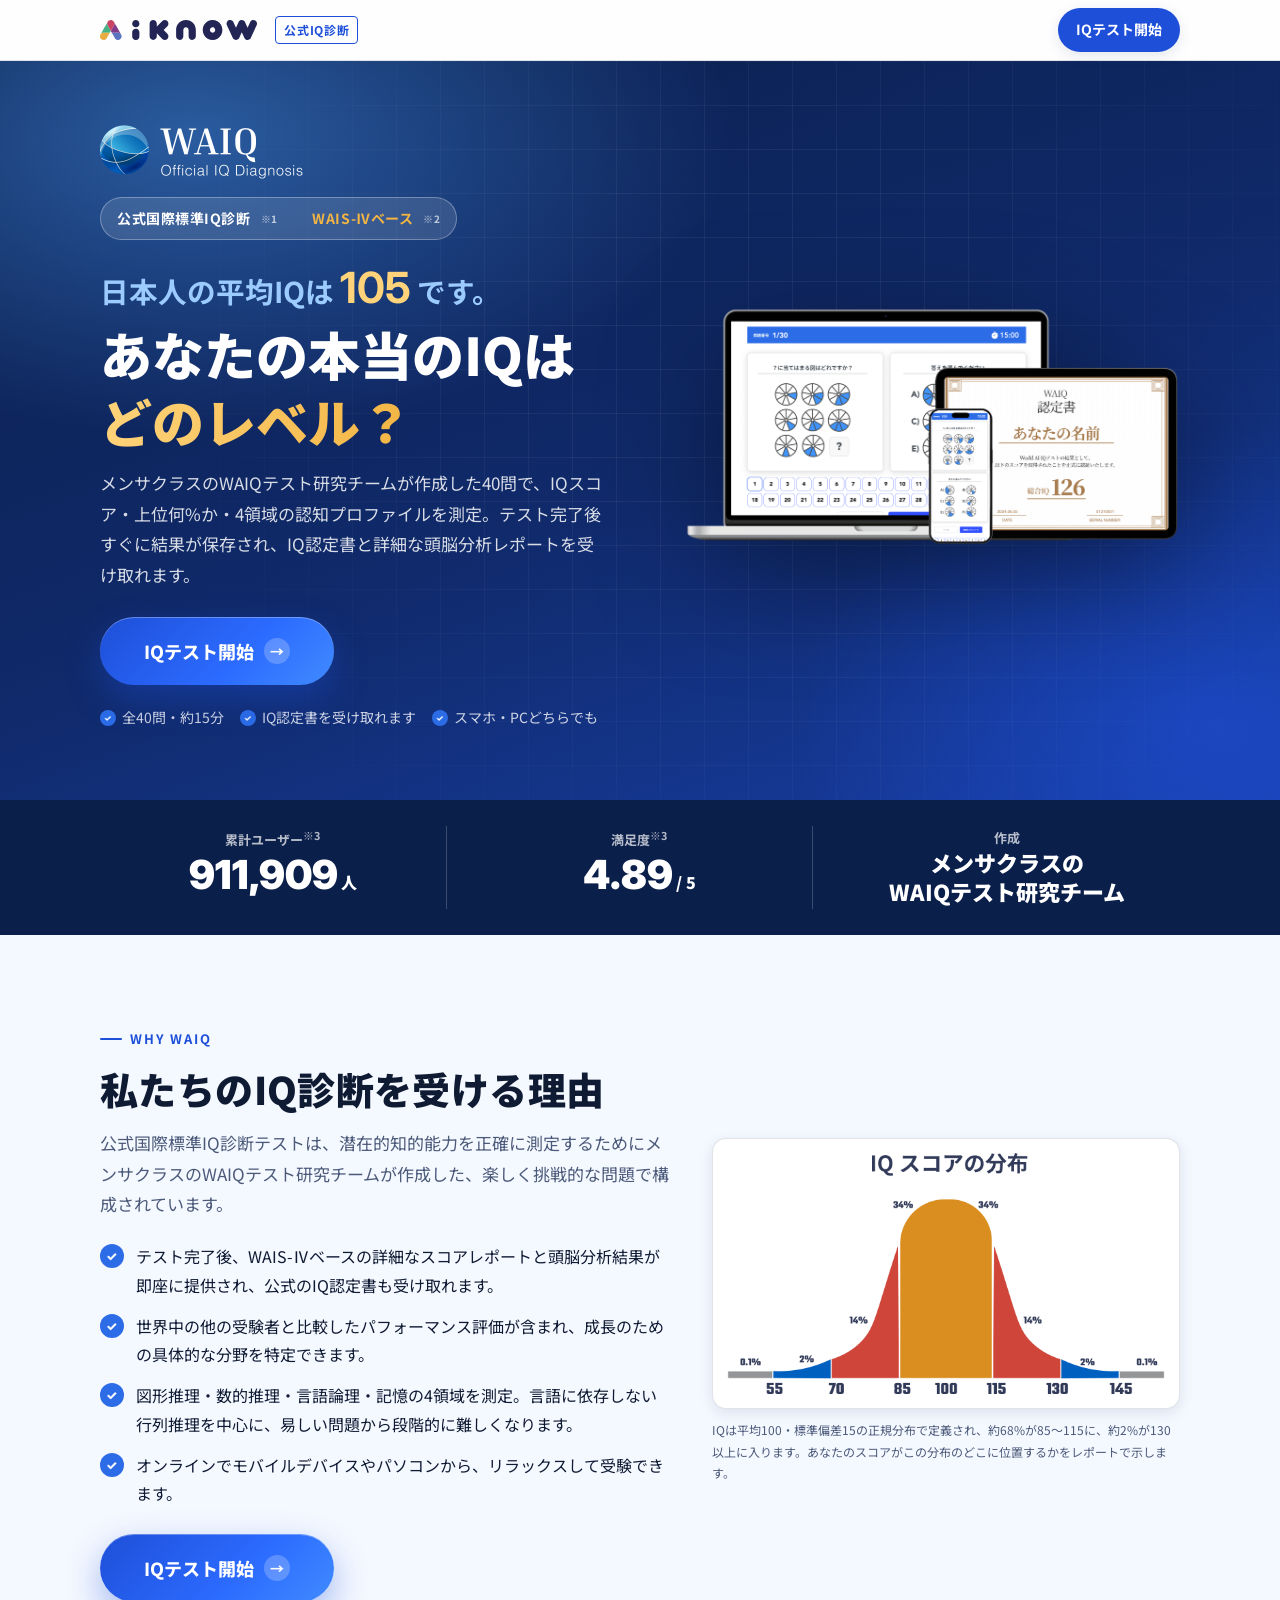
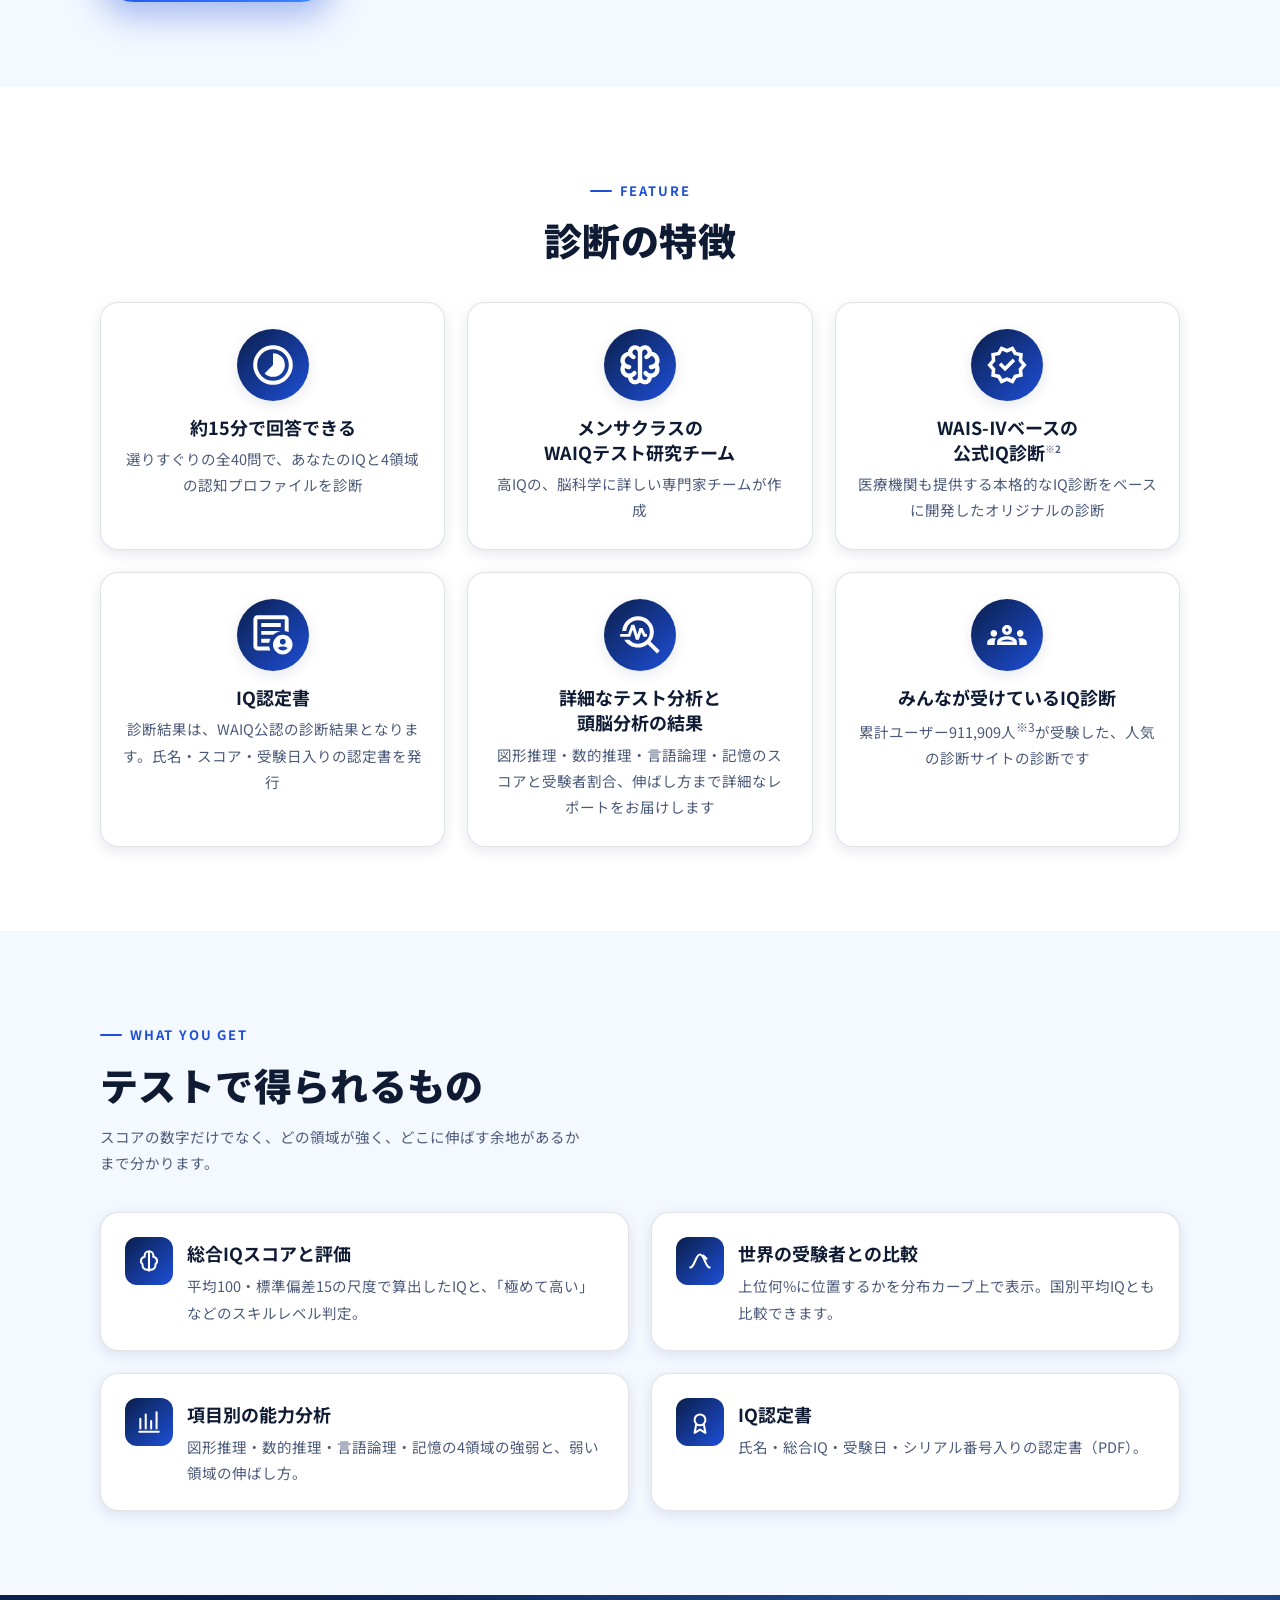
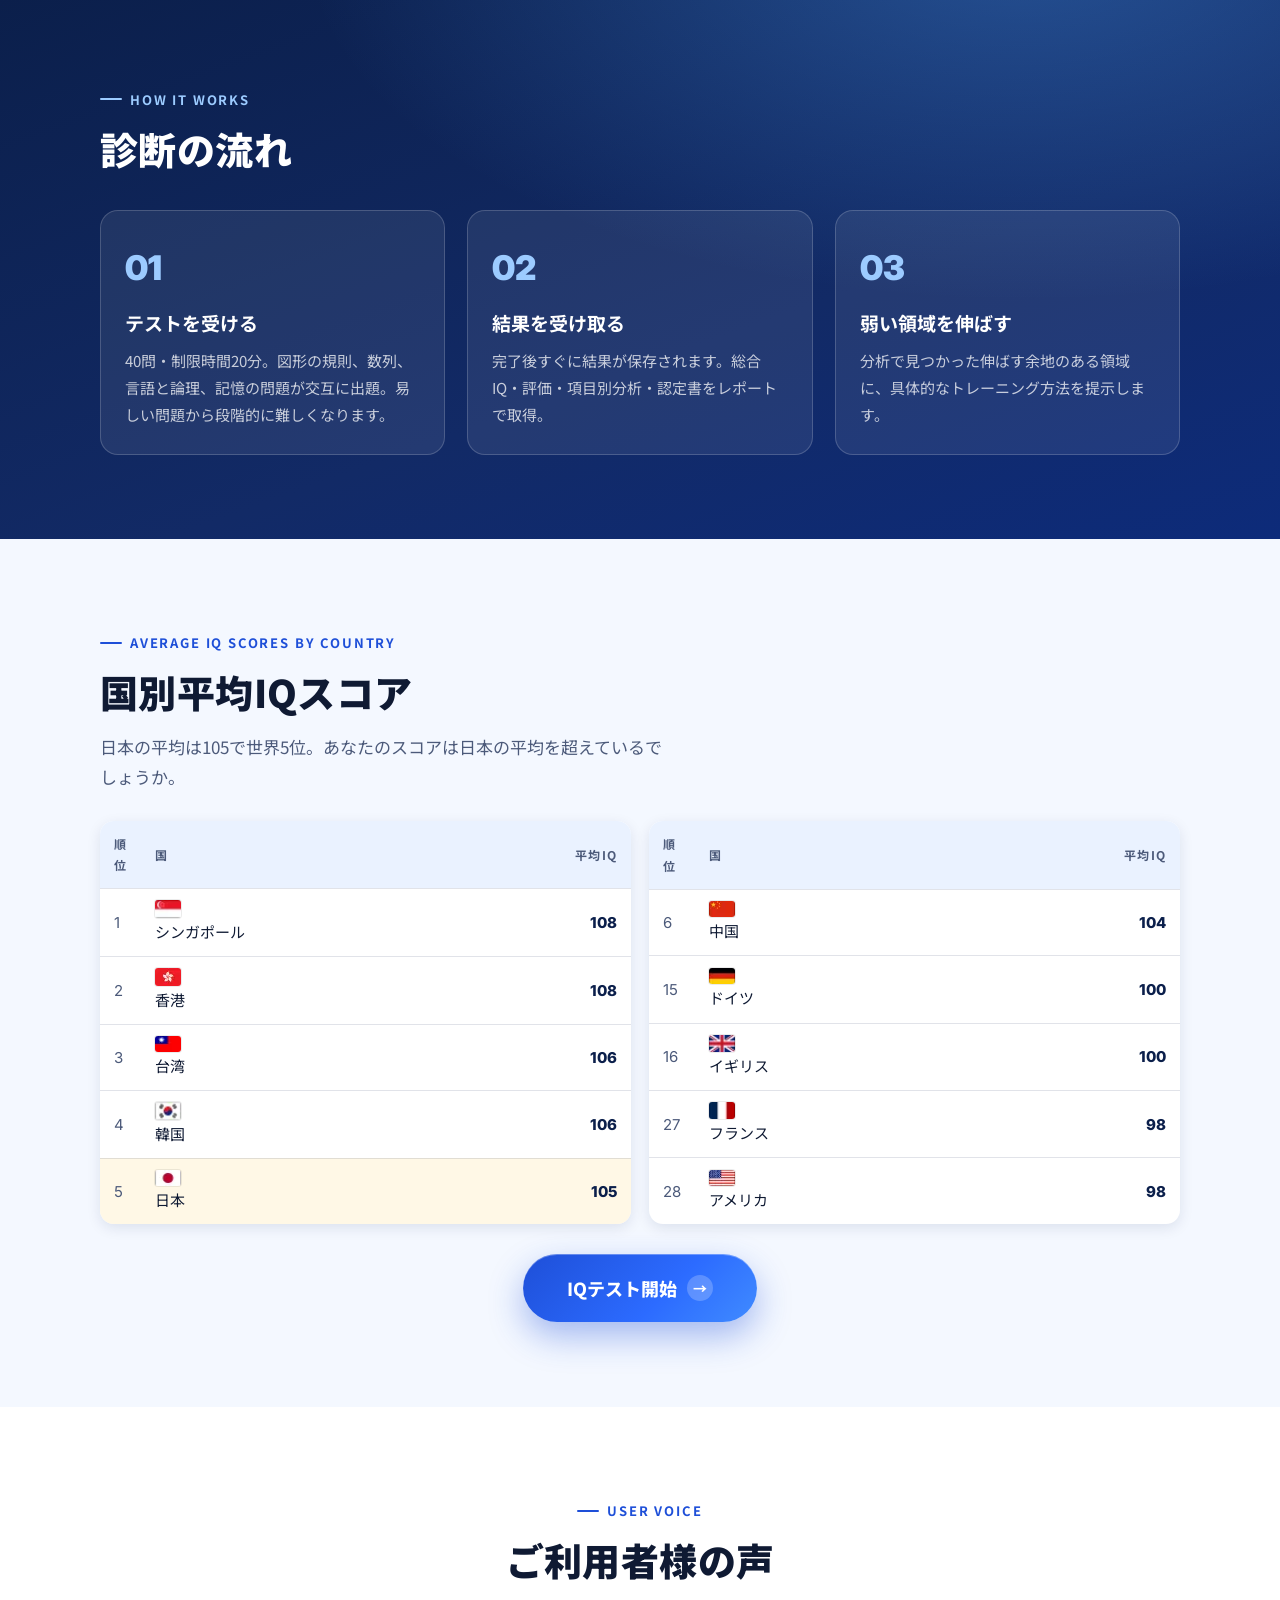
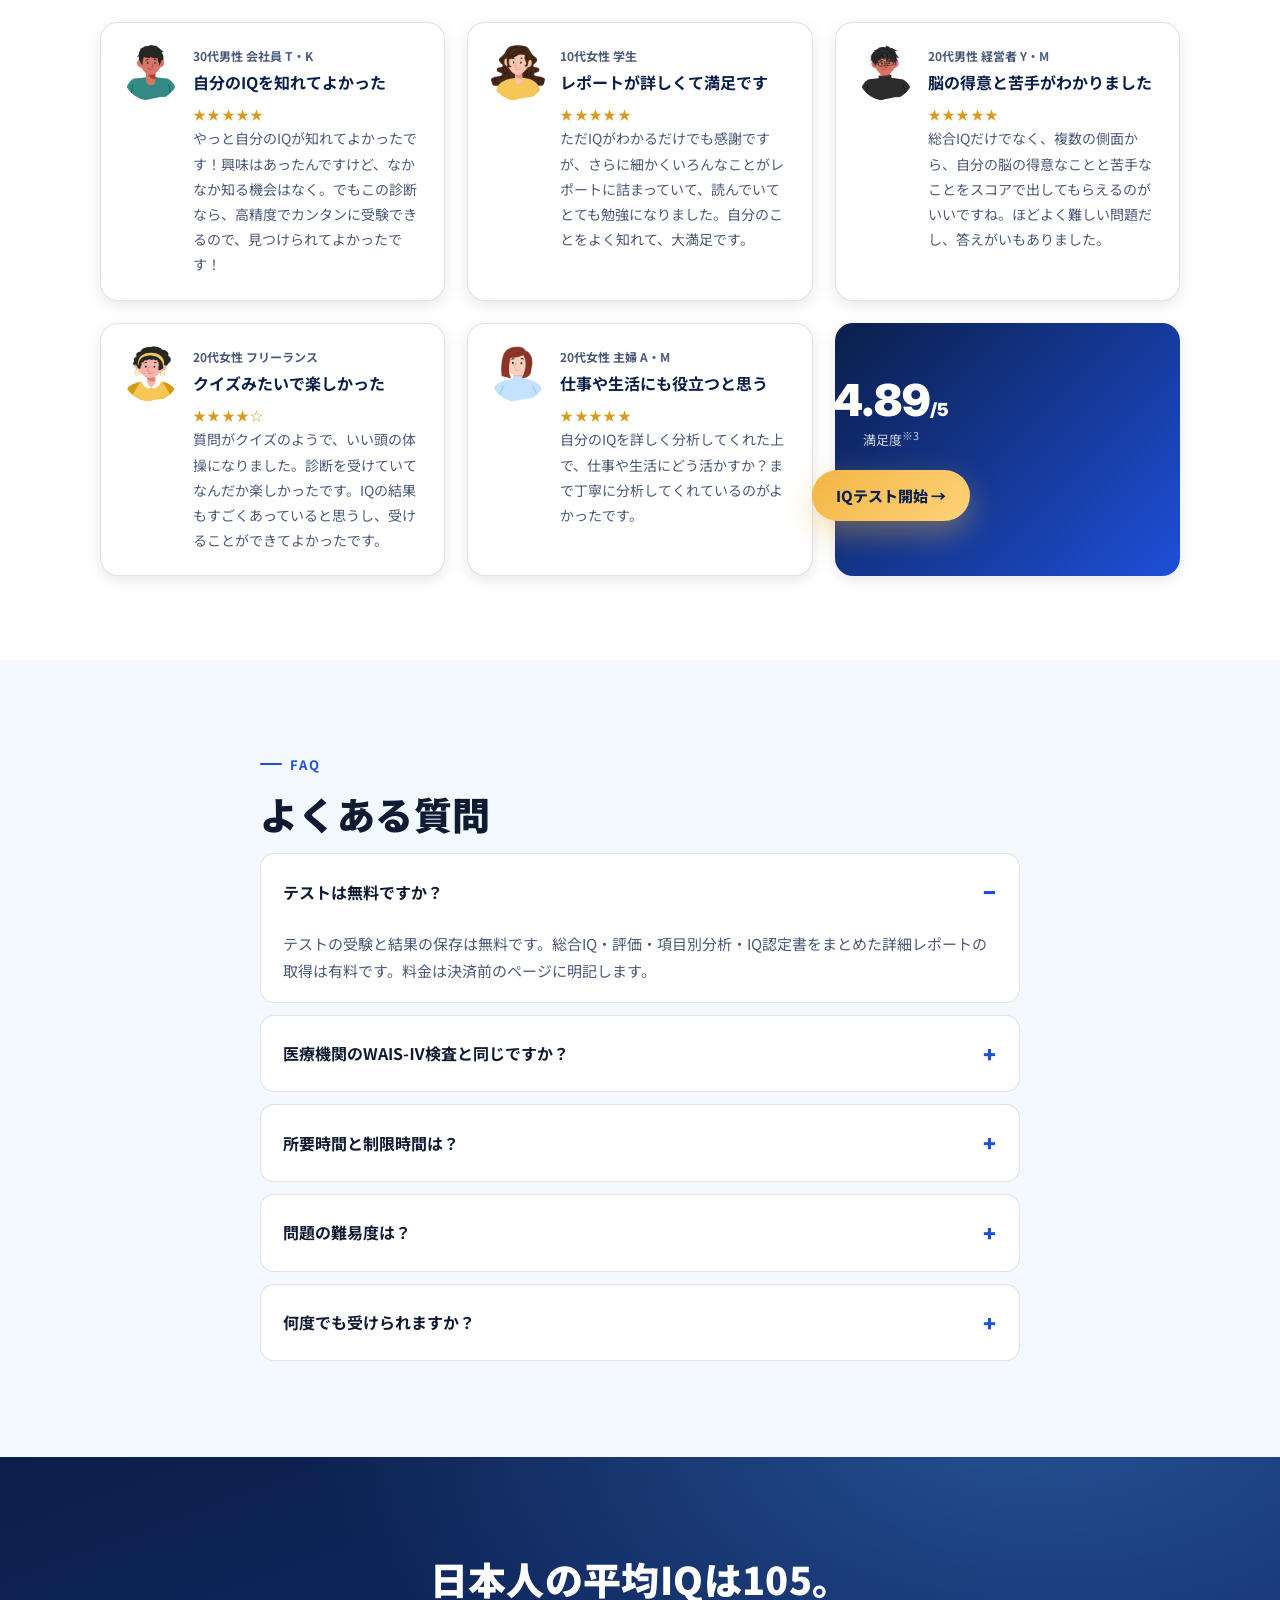
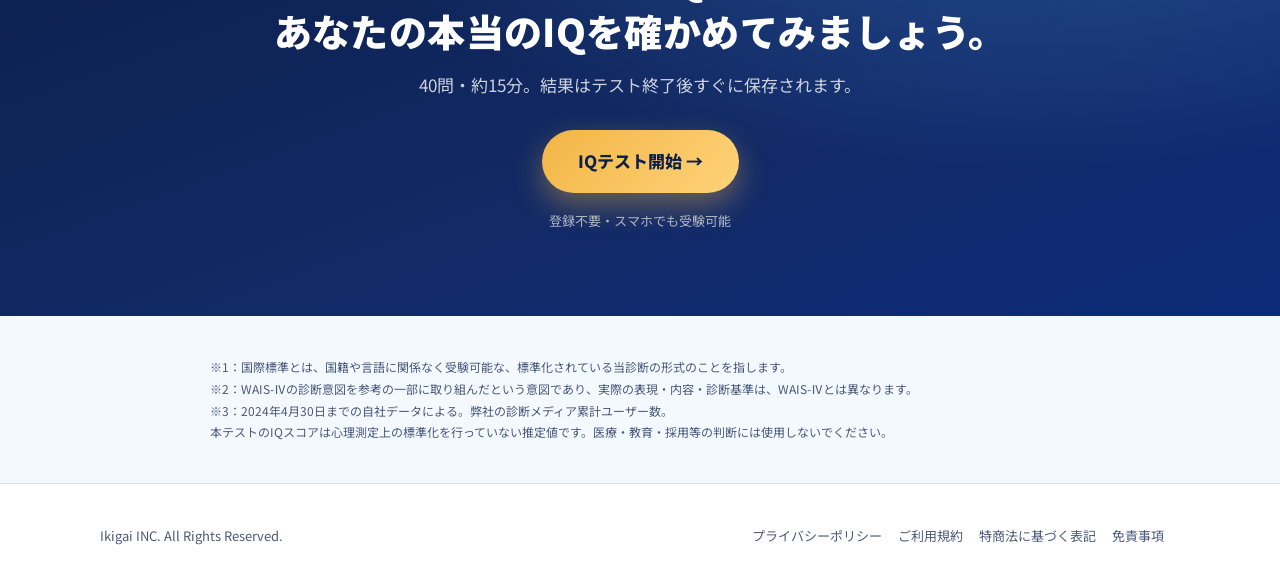
<file: result.html>
<!DOCTYPE html>
<html lang="ja">
<head>
<meta charset="UTF-8">
<meta name="viewport" content="width=device-width, initial-scale=1">
<title>IQテスト結果が保存されました | AI-KNOW</title>
<meta name="robots" content="noindex">
<link rel="preconnect" href="https://fonts.googleapis.com"><link rel="preconnect" href="https://fonts.gstatic.com" crossorigin>
<link href="https://fonts.googleapis.com/css2?family=Inter:wght@500;700;800;900&family=Noto+Sans+JP:wght@400;500;700;900&display=swap" rel="stylesheet">
<link rel="stylesheet" href="style.css">
<style>
body{background:#fff}
.saved{text-align:center;color:var(--sub);font-size:14px;padding:30px 0 12px;letter-spacing:.08em}
.summary{width:min(880px,100% - 32px);margin:0 auto;background:linear-gradient(160deg,#0B1F4B,#122A66);color:#fff;border-radius:18px;padding:28px 24px;text-align:center;box-shadow:var(--shadow)}
.summary .time{font-size:17px;margin-bottom:8px}
.summary .time b{font-family:var(--num);color:var(--gold)}
.summary .sw{font-size:19px;font-weight:700;line-height:1.7}
.summary .sw b{color:#FFD37A}
.summary .sw .lo{color:#9CCBFF}

.praise{width:min(880px,100% - 32px);margin:22px auto 0;background:linear-gradient(135deg,#FFF8E6,#FFF2CC);border:1px solid #F2D27A;border-radius:18px;padding:24px 26px;box-shadow:var(--shadow-s)}
.praise .head{font-size:20px;font-weight:900;color:var(--navy);display:flex;align-items:center;gap:8px;margin-bottom:12px}
.praise .star{color:var(--gold-d);font-size:22px}
.praise ul{list-style:none;display:grid;gap:8px}
.praise li{display:flex;gap:10px;align-items:flex-start;font-size:16px;color:var(--ink);line-height:1.6}
.praise li::before{content:"✓";color:var(--green);font-weight:900;flex:0 0 16px}
.praise .range{margin-top:14px;padding-top:12px;border-top:1px dashed #E5C86A;font-size:15px;color:var(--navy)}
.praise .range b{font-family:var(--num);font-size:20px}
.praise .range span{font-size:12px;color:var(--sub)}

/* 期間限定価格 */
.offer{width:min(880px,100% - 32px);margin:26px auto 0;background:#FFF4F4;border:2px solid #F2A7AD;border-radius:14px;padding:16px 20px;display:flex;flex-wrap:wrap;justify-content:center;align-items:center;gap:10px 24px;text-align:center}
.offer .lim{font-size:14px;font-weight:700;color:#C42634}
.offer .cd{font-family:var(--num);font-size:30px;font-weight:900;color:#C42634;letter-spacing:.04em}
.offer .pr{display:flex;align-items:baseline;gap:10px}
.offer .pr s{color:var(--sub);font-family:var(--num);font-size:20px}
.offer .pr b{font-family:var(--num);font-size:40px;color:var(--navy)}
.offer .pr .off{background:#C42634;color:#fff;font-size:13px;font-weight:800;padding:3px 10px;border-radius:999px}
.offer.expired{background:var(--ice-2);border-color:var(--line)}
.offer.expired .lim,.offer.expired .cd{color:var(--sub)}

.teaser{width:min(880px,100% - 32px);margin:22px auto 0;display:grid;grid-template-columns:1fr 1.3fr;gap:18px;align-items:stretch}
.teaser .card{padding:22px;position:relative;overflow:hidden}
.teaser h3{font-size:13px;letter-spacing:.14em;color:var(--blue);font-weight:800;margin-bottom:10px}
.teaser .iqbox{text-align:center}
.teaser .iqbox .n{font-family:var(--num);font-size:84px;font-weight:900;color:var(--navy);line-height:1;filter:blur(10px);user-select:none}
.teaser .iqbox .n2{font-family:var(--num);font-size:84px;font-weight:900;color:var(--navy);line-height:1}
.teaser .iqbox .lbl{font-size:13px;color:var(--sub);margin-top:6px}
.teaser .curve svg{width:100%;height:auto;filter:blur(5px)}
.teaser .lockmark{position:absolute;inset:0;display:grid;place-items:center;pointer-events:none}
.teaser .lockmark span{white-space:nowrap;background:rgba(255,255,255,.92);border:1px solid var(--line);border-radius:999px;padding:8px 14px;font-size:13px;font-weight:700;color:var(--navy);display:inline-flex;gap:8px;align-items:center;box-shadow:var(--shadow-s)}
@media(max-width:700px){.teaser{grid-template-columns:1fr}}

.items{width:min(880px,100% - 32px);margin:22px auto 0;display:grid;gap:12px}
.items div{display:flex;align-items:center;gap:16px;border:2px solid var(--blue);border-radius:8px;padding:18px 20px;font-size:19px;font-weight:700;color:var(--ink);background:#fff}
.items b{width:44px;height:44px;border-radius:50%;background:var(--blue);color:#fff;display:grid;place-items:center;font-family:var(--num);font-size:15px;flex:0 0 44px}
.items small{display:block;font-size:13px;color:var(--sub);font-weight:500;margin-top:2px}

.cta{width:min(880px,100% - 32px);margin:26px auto 0;text-align:center}
.cta .btn-red{background:linear-gradient(135deg,#E8333F,#F2535D);color:#fff;padding:22px 20px;font-size:24px;width:min(640px,100%);border-radius:10px;box-shadow:0 14px 34px rgba(232,51,63,.35)}
.cta .btn-red:hover{transform:translateY(-2px)}
.cta .btn-red .arr{background:rgba(255,255,255,.25)}
.cta .note{font-size:13px;color:var(--sub);margin-top:12px}

.price{background:var(--blue);color:#fff;text-align:center;padding:60px 16px 70px;margin-top:40px}
.price .p{font-size:30px;font-weight:900;display:flex;justify-content:center;align-items:baseline;gap:8px;flex-wrap:wrap}
.price .p b{font-family:var(--num);font-size:72px;line-height:1}
.price .fine{display:inline-block;border-bottom:2px solid #fff;padding:4px 30px 10px;font-size:14px;margin-top:4px}
.price .sr{font-size:12px;letter-spacing:.2em;color:#BFDBFF;margin-top:44px}
.price h2{font-size:30px;font-weight:700;margin:4px 0 36px;padding-bottom:12px;border-bottom:2px solid rgba(255,255,255,.5);display:inline-block;min-width:min(700px,100%)}
.pages{display:grid;grid-template-columns:repeat(3,1fr);gap:16px;width:min(900px,100%);margin:0 auto}
.page{background:#fff;color:var(--ink);border-radius:6px;padding:18px 16px;text-align:left;box-shadow:0 10px 30px rgba(0,0,0,.25);border:6px double #cfd6e6;min-height:230px;position:relative}
.page h4{font-family:"Noto Serif JP",serif;font-size:16px;color:var(--navy);border-bottom:1px solid var(--navy);padding-bottom:6px;margin-bottom:10px;font-weight:600}
.page p{font-size:11.5px;color:var(--sub);line-height:1.7}
.page .big{font-family:var(--num);font-size:40px;font-weight:900;color:var(--navy);filter:blur(7px);margin:6px 0}
.page .tag{display:inline-block;background:#DCEBFF;color:var(--navy);padding:3px 10px;font-size:12px;font-weight:700;margin-top:6px}
.page .brand{position:absolute;right:12px;bottom:10px;font-family:var(--num);font-size:10px;color:var(--navy);font-weight:800}
.page .bars{display:grid;gap:6px;margin:8px 0}
.page .bars i{display:block;height:8px;border-radius:4px;background:linear-gradient(90deg,var(--blue),var(--sky))}
.page .cert{text-align:center;border:3px double #b8925a;padding:14px 8px;margin-top:6px}
.page .cert .t{font-size:11px;letter-spacing:.2em;color:#b8925a}
.page .cert .nm{font-size:18px;font-weight:700;color:#7a5a2b;margin:6px 0;filter:blur(5px)}
.page .cert .sc{font-family:var(--num);font-size:30px;font-weight:900;color:#7a5a2b;filter:blur(6px)}
@media(max-width:760px){.pages{grid-template-columns:1fr}.price .p b{font-size:56px}}
.price .btn2{margin-top:40px}
.back{text-align:center;padding:34px 0 50px;font-size:14px}
.back a{color:var(--blue);font-weight:700}
.disc{width:min(880px,100% - 32px);margin:0 auto 40px;font-size:12px;color:var(--sub);line-height:1.7}
</style>
</head>
<body>
<header class="hd"><div class="wrap">
  <a class="brand" href="index.html"><img src="assets/ai-know-logo.svg" alt="AI-KNOW" style="height:20px"><span style="font-size:12px;font-weight:700;color:#1E4FD8;border:1px solid #1E4FD8;padding:2px 8px;border-radius:4px;margin-left:8px">公式IQ診断</span></a>
</div></header>

<p class="saved">- IQテスト結果が保存されました -</p>
<div class="summary">
  <div class="time">あなたの回答時間は <b id="time">00:00</b> でした。</div>
  <div class="sw"><b id="strong"></b> が高く、<span class="lo" id="weak"></span> が低い可能性が高いです。</div>
</div>

<div class="praise">
  <div class="head"><span class="star">★</span> AIの事前判定：<b id="verdict">高IQの可能性があります</b></div>
  <ul id="points"></ul>
  <p class="range">推定スコア帯：<b id="band"></b>　<span>正確な数値はレポートで確認できます</span></p>
</div>

<div class="teaser">
  <div class="card iqbox"><h3>あなたの総合IQ</h3><div class="n" id="iqBlur">118</div><div class="lbl">分類：<span id="clsBlur" style="filter:blur(5px)">優秀</span>　上位 <span style="filter:blur(5px)">12</span>%</div><div class="lockmark"><span><svg width="14" height="14" viewBox="0 0 24 24" fill="none" stroke="currentColor" stroke-width="2.4"><rect x="4" y="10" width="16" height="11" rx="2"/><path d="M8 10V7a4 4 0 0 1 8 0v3"/></svg>レポートで公開</span></div></div>
  <div class="card curve"><h3>正規分布上のあなたの位置</h3><div id="curve"></div><div class="lockmark"><span><svg width="14" height="14" viewBox="0 0 24 24" fill="none" stroke="currentColor" stroke-width="2.4"><rect x="4" y="10" width="16" height="11" rx="2"/><path d="M8 10V7a4 4 0 0 1 8 0v3"/></svg>レポートで公開</span></div></div>
</div>

<div class="items">
  <div><b>01.</b><span>IQ評価<small>総合IQスコア・分類・上位何%か</small></span></div>
  <div><b>02.</b><span>AI-KNOW IQ 認定証のお届け<small>氏名・スコア・受験日入りの認定書（PDF）</small></span></div>
  <div><b>03.</b><span>項目別の能力分析<small>図形推理・数的推理・言語論理・記憶のスコアと受験者割合</small></span></div>
  <div><b>04.</b><span>IQを伸ばすための助言<small>弱い領域に合わせたトレーニング方法</small></span></div>
</div>

<div class="offer" id="offer">
  <div><div class="lim">受験直後限定価格　残り時間</div><div class="cd" id="cd">10:00</div></div>
  <div class="pr"><s>通常 $10.9</s><b id="priceNow">$1.9</b><span class="off" id="offTag">82%OFF</span></div>
</div>

<div class="cta">
  <a class="btn btn-red" id="buy" href="#" data-checkout="CHECKOUT_URL">結果を見る <span class="arr">→</span></a>
  <p class="note" id="ctaNote">結果は保存済みです。決済後すぐにレポートが表示されます。限定価格は残り時間内の決済に適用されます。</p>
</div>

<section class="price">
  <div class="p"><svg width="44" height="44" viewBox="0 0 24 24" fill="none" stroke="#fff" stroke-width="2.2" stroke-linecap="round" stroke-linejoin="round"><circle cx="12" cy="12" r="9"/><path d="M8 12l3 3 5-6"/></svg><span id="priceLbl"><s style="font-size:26px;opacity:.7">$10.9</s>　<b>$1.9</b>で全てを取得</span></div>
  <div class="fine" id="priceFine">※受験直後10分間の限定価格。その他手数料等は一切ございません。買い切り・自動更新なし。</div>
  <div class="sr">· SAMPLE REPORT</div>
  <h2>サンプルレポート</h2>
  <div class="pages">
    <div class="page"><h4>あなたの総合IQ</h4><p>あなたのIQスコア（総合知能指数）は、</p><div class="big">126</div><p>あなたの総合知能スキルレベルは、</p><span class="tag">「極めて高い」</span><div class="brand">AI-KNOW</div></div>
    <div class="page"><h4>知能スキル①　図形推理</h4><p>3×3の行列に隠れた規則を見抜く力。構造や空間を把握・推測する能力で、設計・分析・戦略立案に関係します。</p><div class="bars"><i style="width:82%"></i><i style="width:64%"></i><i style="width:75%"></i><i style="width:56%"></i></div><p>スコアと受験者割合、スキルレベル判定を領域ごとに掲載。</p><div class="brand">AI-KNOW</div></div>
    <div class="page"><h4>認定書</h4><div class="cert"><div class="t">CERTIFICATE</div><div class="nm">山田 太郎</div><p>AI-KNOW IQテストの結果として、以下のスコアを取得されたことを認証いたします。</p><div class="sc">IQ 126</div><div class="t">DATE / SERIAL NUMBER</div></div><div class="brand">AI-KNOW</div></div>
  </div>
  <div class="btn2"><a class="btn btn-red" id="buy2" href="#" data-checkout="CHECKOUT_URL" style="background:linear-gradient(135deg,#E8333F,#F2535D);color:#fff;padding:20px 60px;font-size:22px;border-radius:10px">結果を見る →</a></div>
</section>

<p class="back"><a href="index.html">▲トップページに戻る</a></p>
<p class="disc">本テストのIQスコアは、40問の正答率と解答時間から統計的に推定した参考値であり、WAISやMensaなどの標準化された知能検査とは異なります。医療・教育・採用等の判断には使用しないでください。</p>
<footer class="ft"><div class="wrap"><div>© AI-KNOW</div><nav><a href="#">利用規約</a><a href="#">プライバシーポリシー</a><a href="#">特定商取引法に基づく表記</a></nav></div></footer>

<script>
var DOM={F:'図形推理',N:'数的推理',V:'言語・論理',M:'記憶'};
function cls(iq){return iq>=130?'非常に優秀':iq>=120?'優秀':iq>=110?'平均より高い':iq>=90?'平均':iq>=80?'平均より低い':'境界域';}
var raw=localStorage.getItem('aiknow_iq_result');
if(!raw){location.replace('index.html');}
else{
  var R=JSON.parse(raw);
  var used=R.used!=null?R.used:(1200-R.timeLeft);
  document.getElementById('time').textContent=(used>=600?'':'0')+Math.floor(used/60)+':'+(used%60<10?'0':'')+(used%60);
  var keys=['F','N','V','M'].sort(function(a,b){return R.domains[b]-R.domains[a];});
  document.getElementById('strong').textContent=DOM[keys[0]];
  document.getElementById('weak').textContent=DOM[keys[3]];
  // 伏せた表示（ぼかし。実数値はレポート側で表示）
  document.getElementById('iqBlur').textContent=R.iq;
  document.getElementById('clsBlur').textContent=cls(R.iq);
  (function(){
    var W=640,H=200,base=H-30,PAD=24;
    function X(v){return PAD+(v-55)/90*(W-PAD*2);}
    function Y(v){var z=(v-100)/15;return base-Math.exp(-z*z/2)*(base-24);}
    var curve='M'+X(55)+','+Y(55);for(var v=56;v<=145;v++)curve+='L'+X(v).toFixed(1)+','+Y(v).toFixed(1);
    var iq=Math.min(145,Math.max(55,R.iq)),ux=X(iq),uy=Y(iq);
    document.getElementById('curve').innerHTML='<svg viewBox="0 0 '+W+' '+H+'"><path d="'+curve+'L'+X(145)+','+base+'L'+X(55)+','+base+'Z" fill="#D9DEE8"/><path d="'+curve+'" fill="none" stroke="#1E4FD8" stroke-width="3"/><line x1="'+ux+'" y1="'+uy+'" x2="'+ux+'" y2="'+base+'" stroke="#E35D6A" stroke-width="3"/><circle cx="'+ux+'" cy="'+uy+'" r="7" fill="#E35D6A"/></svg>';
  })();
  // 期待感の演出（高IQの可能性を示す根拠を回答データから拾う）
  (function(){
    var pts=[];
    var minutes=Math.round(used/60);
    if(R.hardTotal&&R.hardCorrect>0)pts.push('難易度の高い問題（レベル3〜4）に <b>'+R.hardCorrect+'問</b> 正答。高IQ層に多く見られる回答パターンです');
    if(used<=900)pts.push('回答時間 '+minutes+'分 は想定時間（15分）より速く、処理速度の高さがうかがえます');
    else pts.push('時間をかけて慎重に回答しており、正確さを優先する高IQ層の特徴と一致します');
    pts.push('<b>'+DOM[keys[0]]+'</b> の正答率が4領域の中で最も高く、この領域は専門職・研究職に多い強みです');
    if(R.longCorrect>=2)pts.push('開始前に提示した情報を最後まで保持できており、ワーキングメモリの容量が大きい可能性があります');
    else if(R.correct>=20)pts.push('40問中 <b>'+R.correct+'問</b> に正答。平均的な受験者を上回る水準です');
    document.getElementById('points').innerHTML=pts.slice(0,4).map(function(p){return '<li><span>'+p+'</span></li>';}).join('');
    var lo=Math.max(70,Math.floor(R.iq/10)*10-5),hi=lo+15;
    document.getElementById('band').textContent=lo+'〜'+hi;
    var v=R.iq>=120?'上位層のIQである可能性が高いです':R.iq>=105?'平均を上回るIQの可能性があります':'特定の領域で突出した強みが見られます';
    document.getElementById('verdict').textContent=v;
  })();

  // 受験直後10分間の限定価格（期限は結果保存時刻から10分。再読み込みしても継続）
  (function(){
    var KEY='aiknow_iq_offer_until';var until=parseInt(localStorage.getItem(KEY)||'0',10);
    if(!until){until=Date.now()+10*60*1000;localStorage.setItem(KEY,String(until));}
    var cd=document.getElementById('cd'),offer=document.getElementById('offer');
    function tick(){
      var left=Math.max(0,Math.floor((until-Date.now())/1000));
      cd.textContent=Math.floor(left/60)+':'+(left%60<10?'0':'')+(left%60);
      if(left<=0){
        offer.classList.add('expired');
        offer.querySelector('.lim').textContent='限定価格は終了しました';
        offer.querySelector('.pr').innerHTML='<b>$10.9</b>';
        document.getElementById('priceLbl').innerHTML='<b>$10.9</b>で全てを取得';
        document.getElementById('priceFine').textContent='※その他手数料等は一切ございません。買い切り・自動更新なし。';
        document.getElementById('ctaNote').textContent='結果は保存済みです。決済後すぐにレポートが表示されます。';
        clearInterval(iv);
      }
    }
    tick();var iv=setInterval(tick,1000);
  })();

  // 決済ボタン：エンジニア接続用。data-checkout に実URLを入れる（例：https://ai-know.ai/before-payment/{id}/）
  ['buy','buy2'].forEach(function(id){var a=document.getElementById(id);a.onclick=function(e){var u=a.getAttribute('data-checkout');if(!u||u==='CHECKOUT_URL'){e.preventDefault();alert('決済ページは未接続です（data-checkout に実URLを設定してください）。');}else a.href=u;};});
}
</script>
</body>
</html>
</file>
<file: style.css>
:root{
  --navy:#0B1F4B;--navy-2:#122A66;--blue:#1E4FD8;--blue-d:#163FB0;--sky:#4FA3FF;--sky-l:#9CCBFF;
  --ice:#EAF2FF;--ice-2:#F4F8FF;--white:#fff;--ink:#0F1A33;--sub:#4C5A7A;--line:rgba(11,31,75,.12);
  --gold:#F2B544;--gold-d:#D99A1E;--red:#E35D6A;--green:#2BB673;
  --radius:18px;--shadow:0 12px 40px rgba(11,31,75,.14);--shadow-s:0 4px 14px rgba(11,31,75,.10);
  --font:"Noto Sans JP",system-ui,-apple-system,"Hiragino Sans",sans-serif;--num:"Inter","Noto Sans JP",sans-serif;
}
*{box-sizing:border-box;margin:0;padding:0}
[hidden]{display:none!important}
html{-webkit-text-size-adjust:100%}
body{font-family:var(--font);color:var(--ink);background:var(--ice-2);line-height:1.8;font-size:16px;overflow-x:hidden}
img,svg{display:block;max-width:100%}
a{color:inherit;text-decoration:none}
button{font-family:inherit;cursor:pointer;border:0;background:none;color:inherit}
.wrap{width:min(1080px,100% - 32px);margin-inline:auto}
.num{font-family:var(--num);font-variant-numeric:tabular-nums;letter-spacing:-.02em}

/* header */
.hd{position:sticky;top:0;z-index:50;background:rgba(255,255,255,.86);backdrop-filter:blur(12px);border-bottom:1px solid var(--line)}
.hd .wrap{display:flex;align-items:center;justify-content:space-between;height:60px}
.brand{display:flex;align-items:center;gap:10px;font-weight:800;letter-spacing:.04em;color:var(--navy)}
.brand .mark{width:30px;height:30px;border-radius:9px;background:linear-gradient(135deg,var(--blue),var(--sky));display:grid;place-items:center}
.brand small{font-weight:500;color:var(--sub);font-size:12px;margin-left:2px}
.hd .cta-s{background:var(--blue);color:#fff;font-weight:700;padding:9px 18px;border-radius:999px;font-size:14px;box-shadow:var(--shadow-s)}
.hd .cta-s:hover{background:var(--blue-d)}

/* buttons */
.btn{display:inline-flex;align-items:center;justify-content:center;gap:10px;font-weight:800;border-radius:999px;transition:.2s;will-change:transform}
.btn-primary{background:linear-gradient(135deg,var(--blue) 0%,#2C6BFF 60%,var(--sky) 130%);color:#fff;padding:18px 44px;font-size:18px;box-shadow:0 14px 34px rgba(30,79,216,.38),inset 0 1px 0 rgba(255,255,255,.3)}
.btn-primary:hover{transform:translateY(-2px);box-shadow:0 18px 40px rgba(30,79,216,.45)}
.btn-primary .arr{width:26px;height:26px;border-radius:50%;background:rgba(255,255,255,.22);display:grid;place-items:center;font-size:14px}
.btn-gold{background:linear-gradient(135deg,var(--gold),#FFD37A);color:var(--navy);padding:16px 36px;font-size:17px;box-shadow:0 12px 30px rgba(242,181,68,.4)}
.btn-ghost{border:2px solid var(--line);color:var(--navy);padding:12px 26px;font-size:15px;background:#fff}
.btn-ghost:hover{border-color:var(--blue);color:var(--blue)}

/* generic */
.sec{padding:84px 0}
.sec-alt{background:#fff}
.sec-navy{background:radial-gradient(1200px 600px at 80% -10%,rgba(79,163,255,.35),transparent 60%),linear-gradient(160deg,var(--navy) 0%,var(--navy-2) 60%,#0D2B7A 100%);color:#fff}
.eyebrow{display:inline-flex;align-items:center;gap:8px;font-size:13px;font-weight:700;letter-spacing:.14em;color:var(--blue);text-transform:uppercase}
.eyebrow::before{content:"";width:22px;height:2px;background:var(--blue);border-radius:2px}
.sec-navy .eyebrow{color:var(--sky-l)}.sec-navy .eyebrow::before{background:var(--sky-l)}
h2.t{font-size:clamp(26px,3.6vw,38px);line-height:1.35;font-weight:900;margin:12px 0 14px;letter-spacing:.01em}
.lead{color:var(--sub);font-size:17px;max-width:34em}
.sec-navy .lead{color:rgba(255,255,255,.78)}
.card{background:#fff;border:1px solid var(--line);border-radius:var(--radius);box-shadow:var(--shadow-s)}
.grid{display:grid;gap:22px}
.g3{grid-template-columns:repeat(3,1fr)}.g2{grid-template-columns:repeat(2,1fr)}
@media(max-width:860px){.g3,.g2{grid-template-columns:1fr}.sec{padding:60px 0}}

/* figure tiles */
.fig{width:100%;aspect-ratio:1;display:grid;place-items:center;background:#fff;border-radius:14px}
.fig svg{width:86%;height:86%}

/* progress & bars */
.bar{height:10px;border-radius:999px;background:var(--ice);overflow:hidden}
.bar>i{display:block;height:100%;border-radius:999px;background:linear-gradient(90deg,var(--blue),var(--sky));transition:width .9s cubic-bezier(.2,.8,.2,1)}

/* footer */
.ft{padding:40px 0;color:var(--sub);font-size:13px;border-top:1px solid var(--line);background:#fff}
.ft .wrap{display:flex;flex-wrap:wrap;gap:14px;justify-content:space-between;align-items:center}
.ft nav a{margin-right:16px}

@media(prefers-reduced-motion:reduce){*{animation:none!important;transition:none!important}}
</file>
